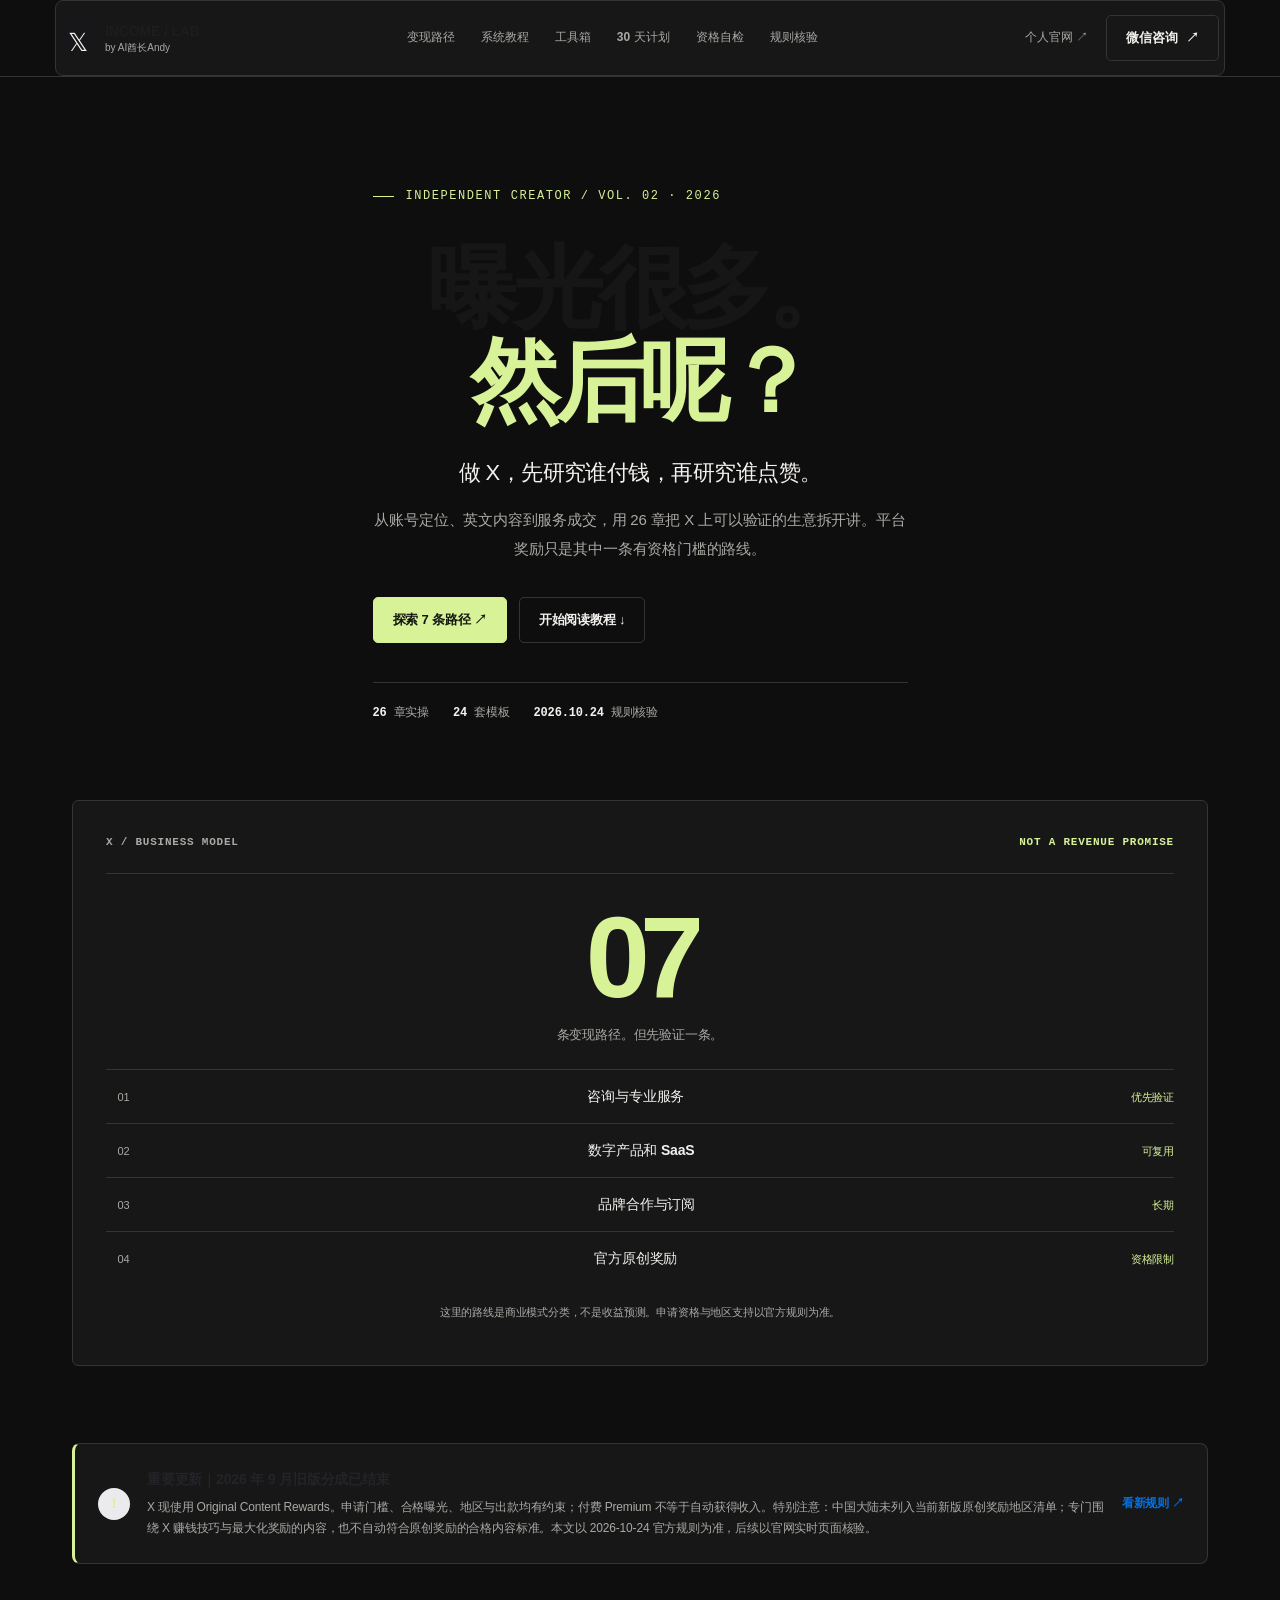
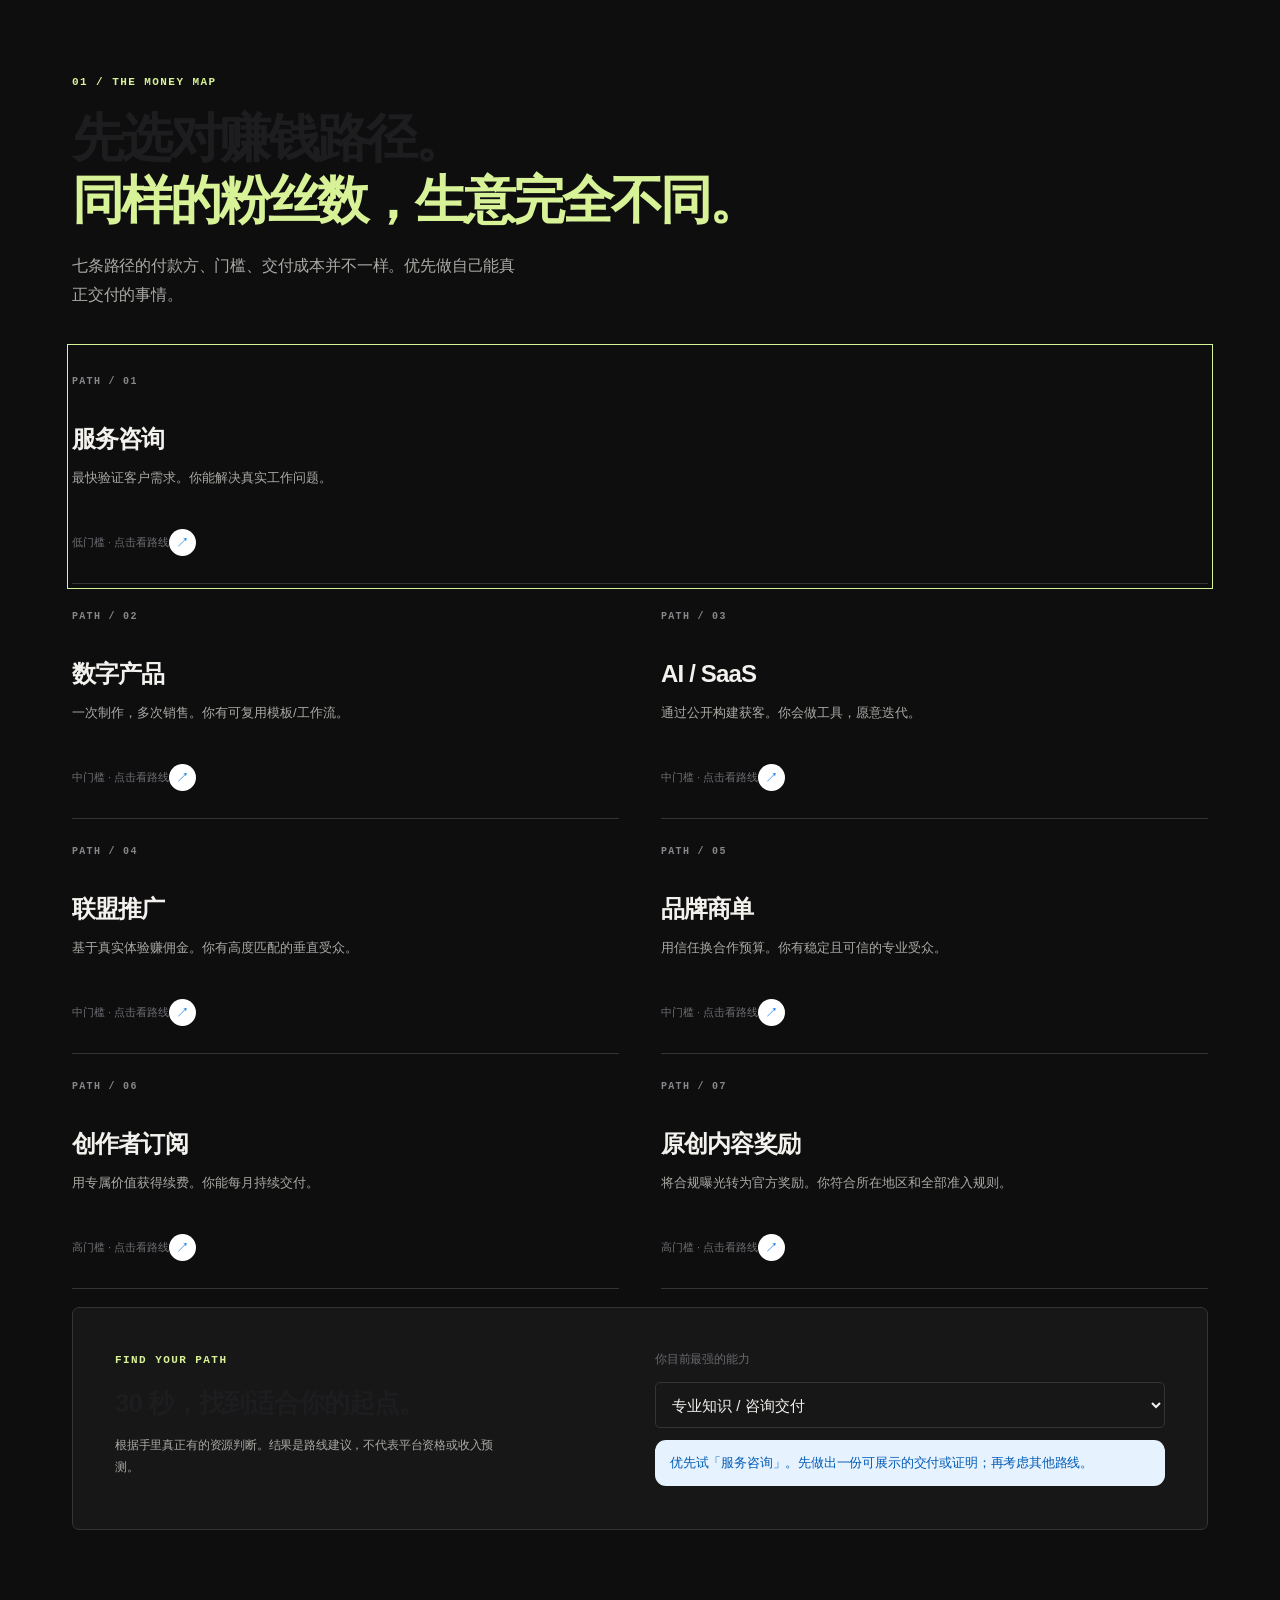
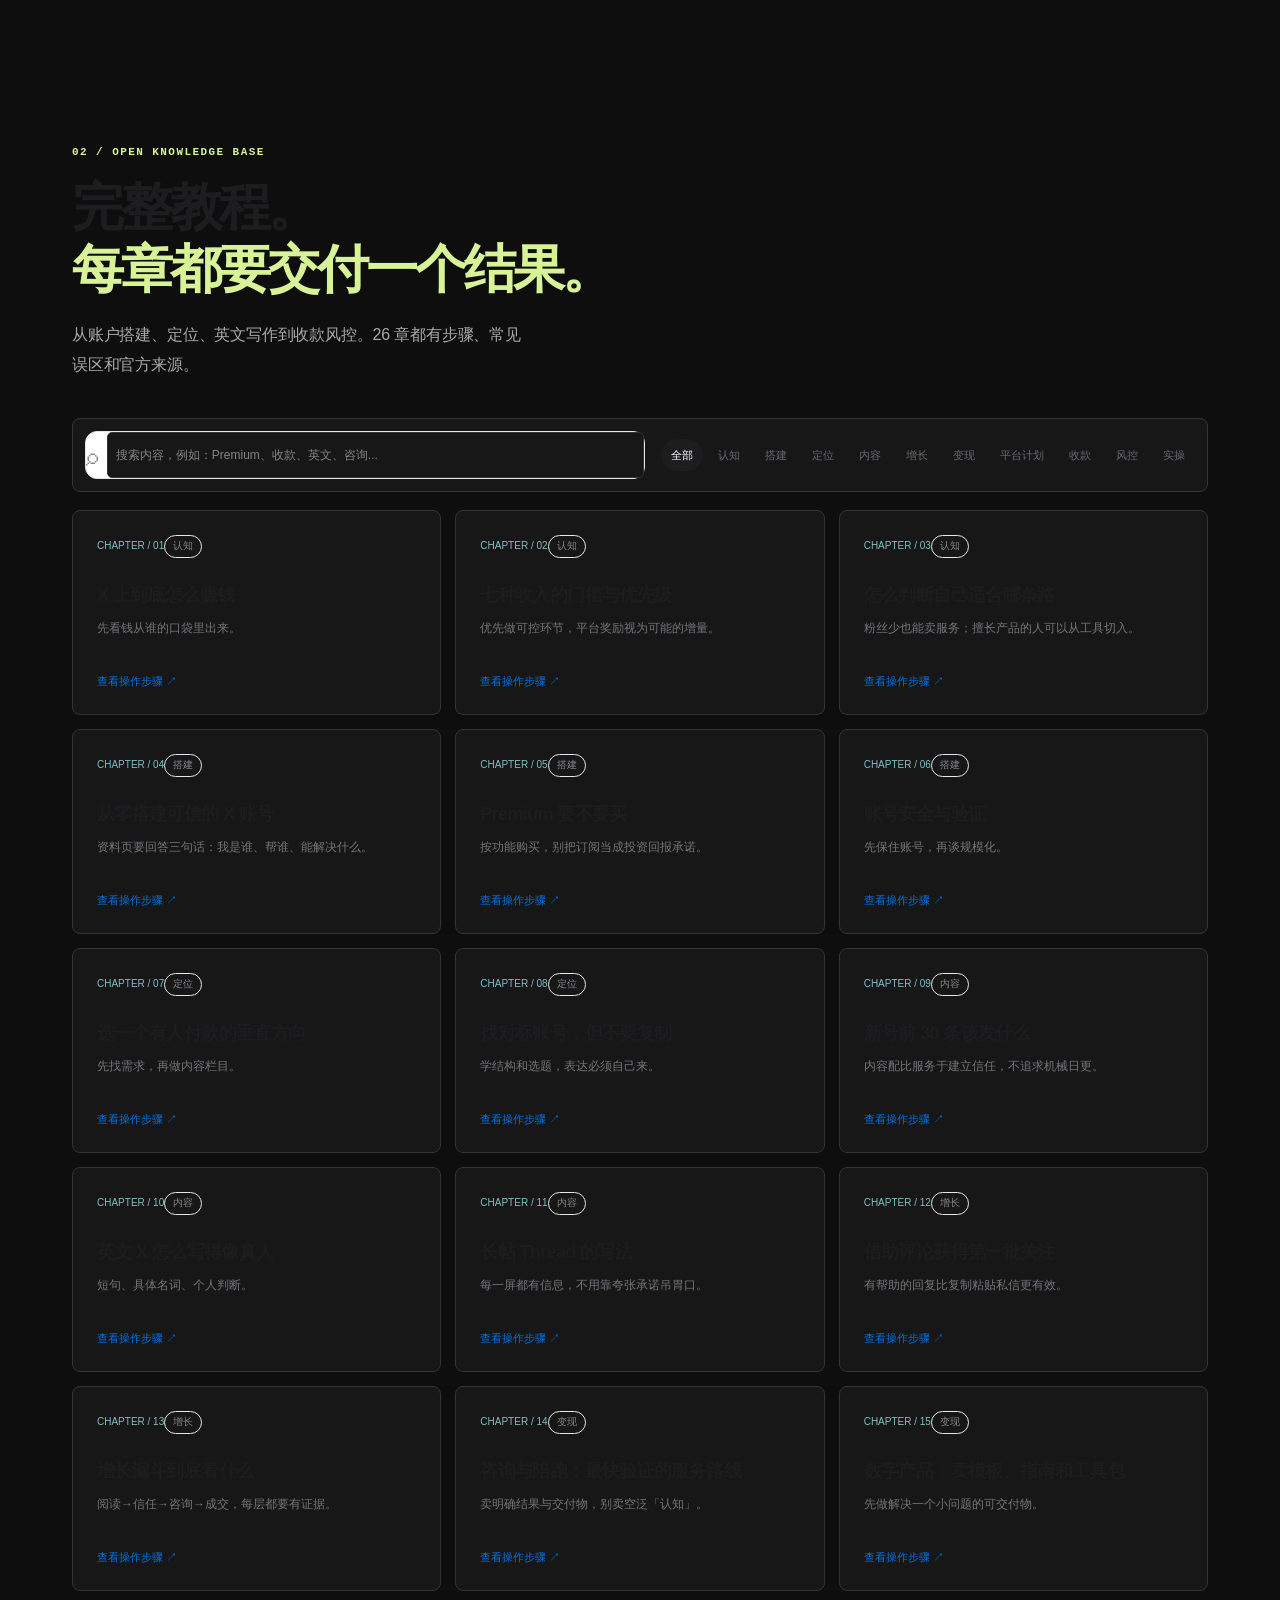
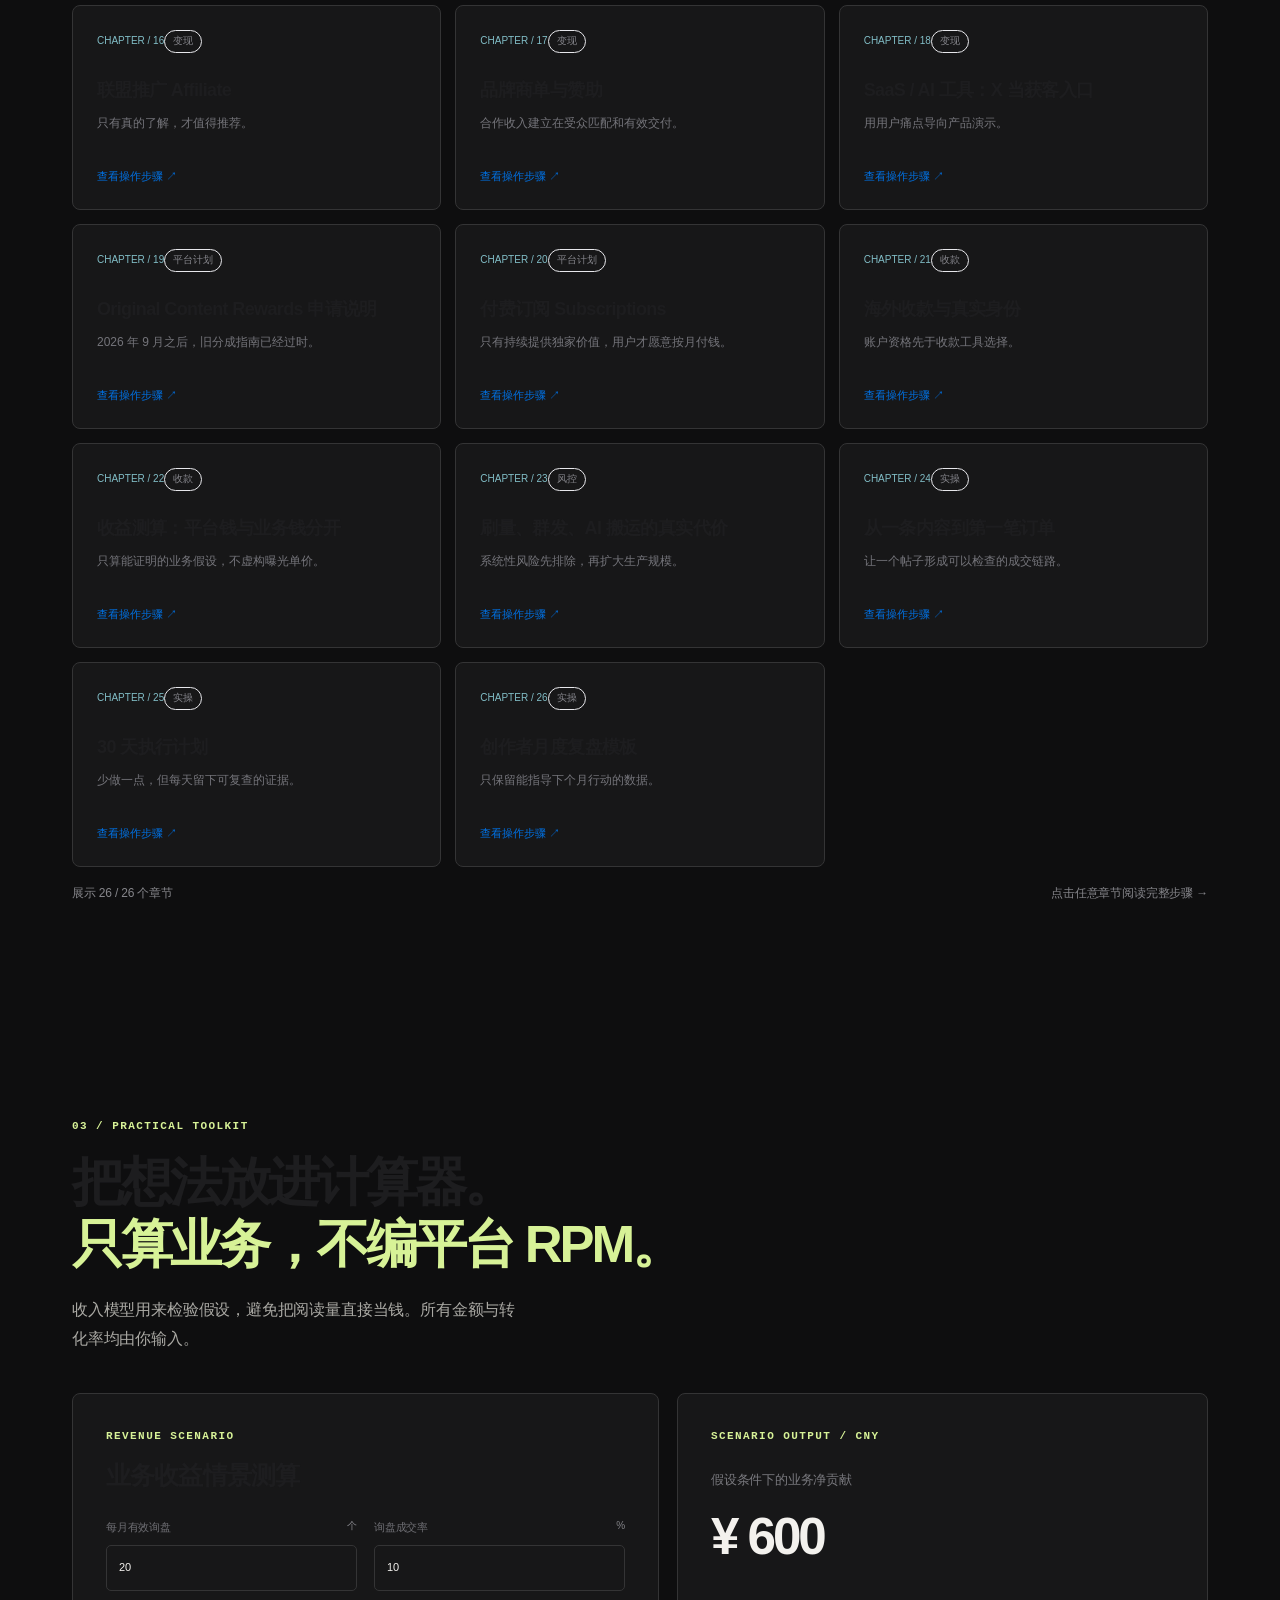
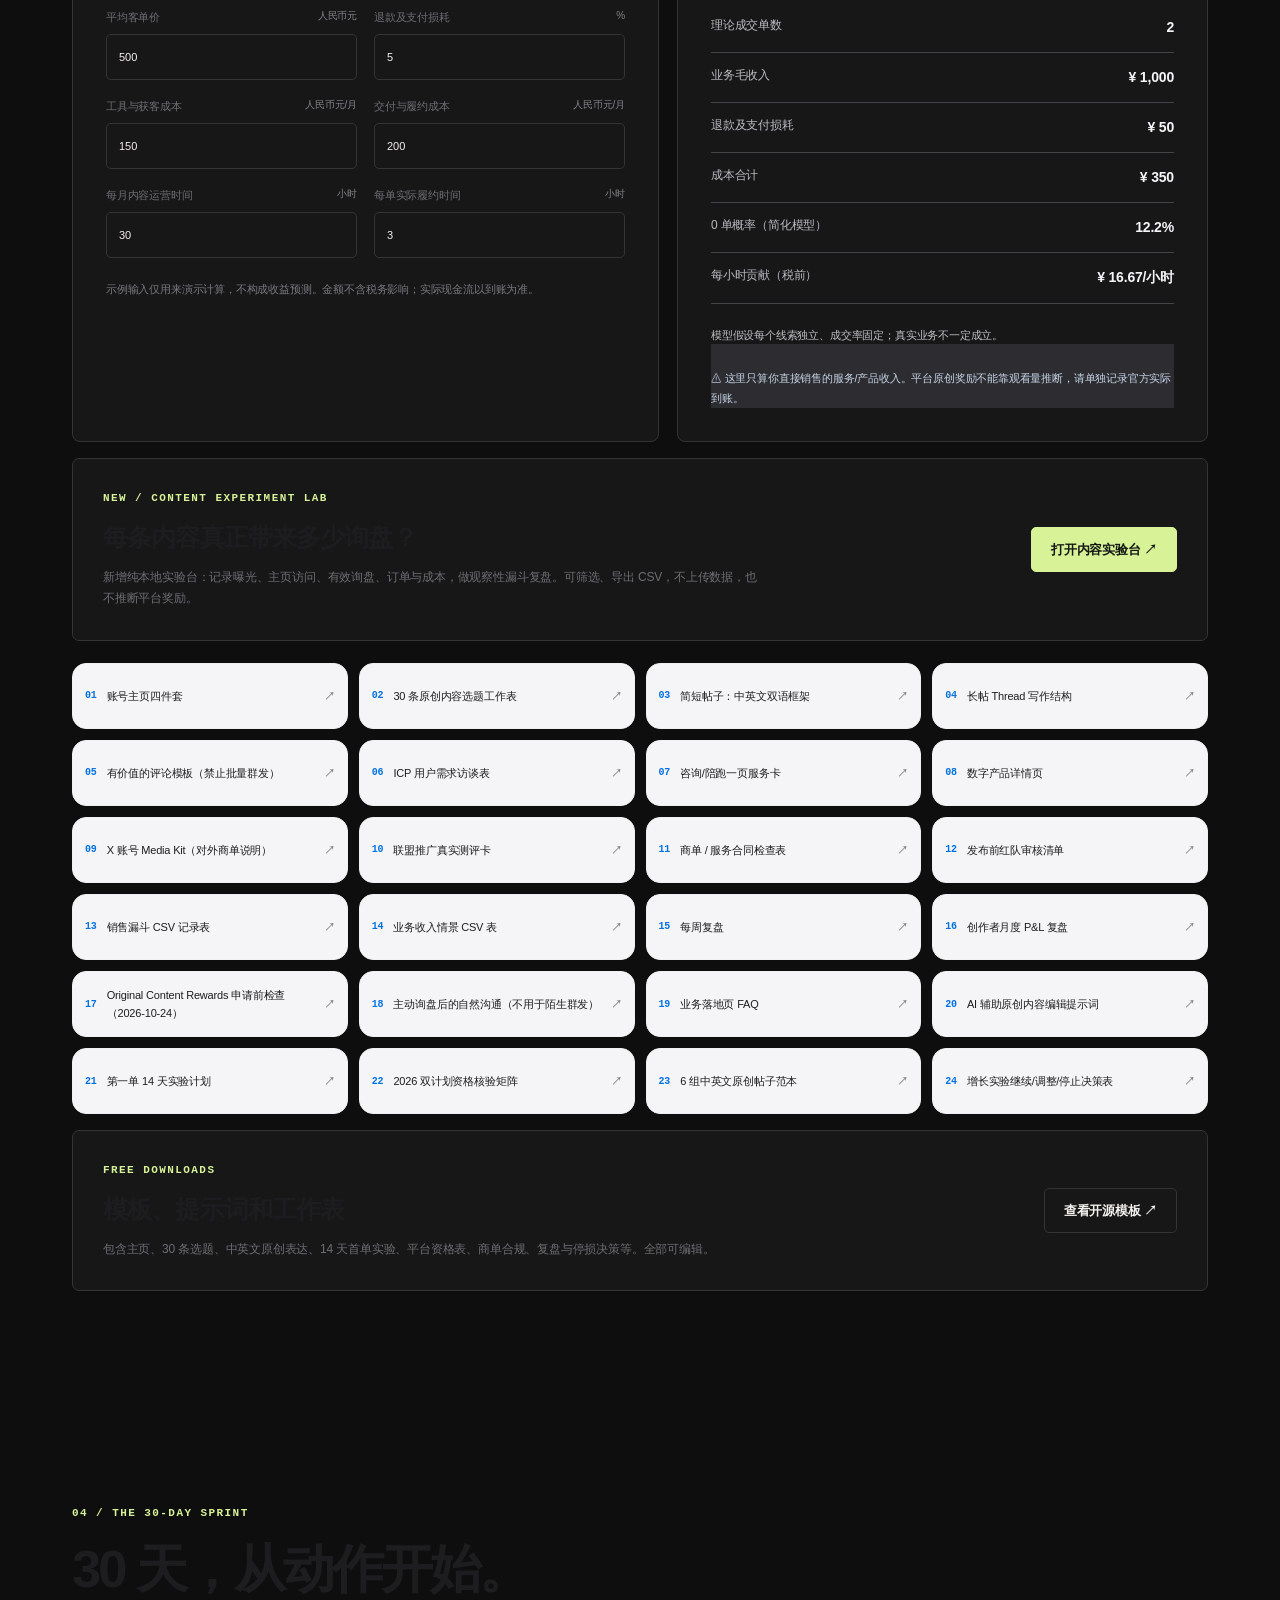
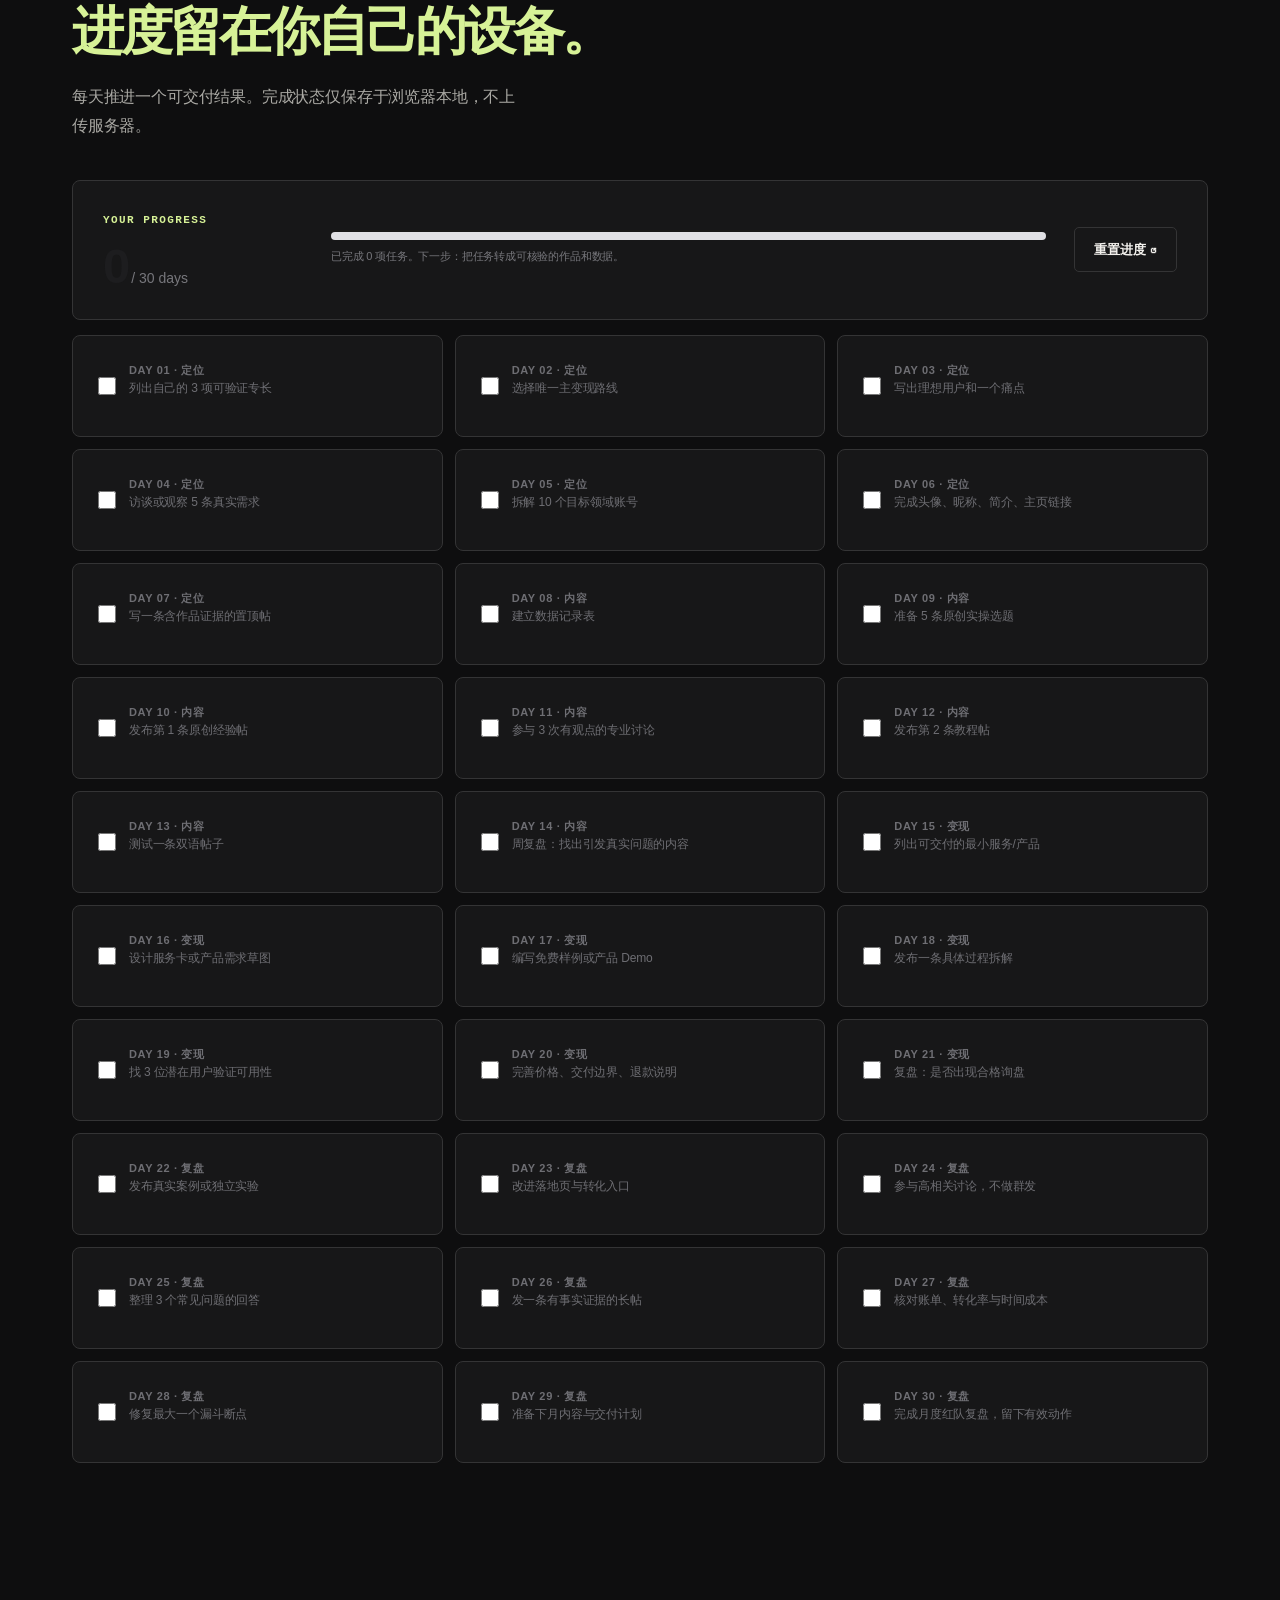
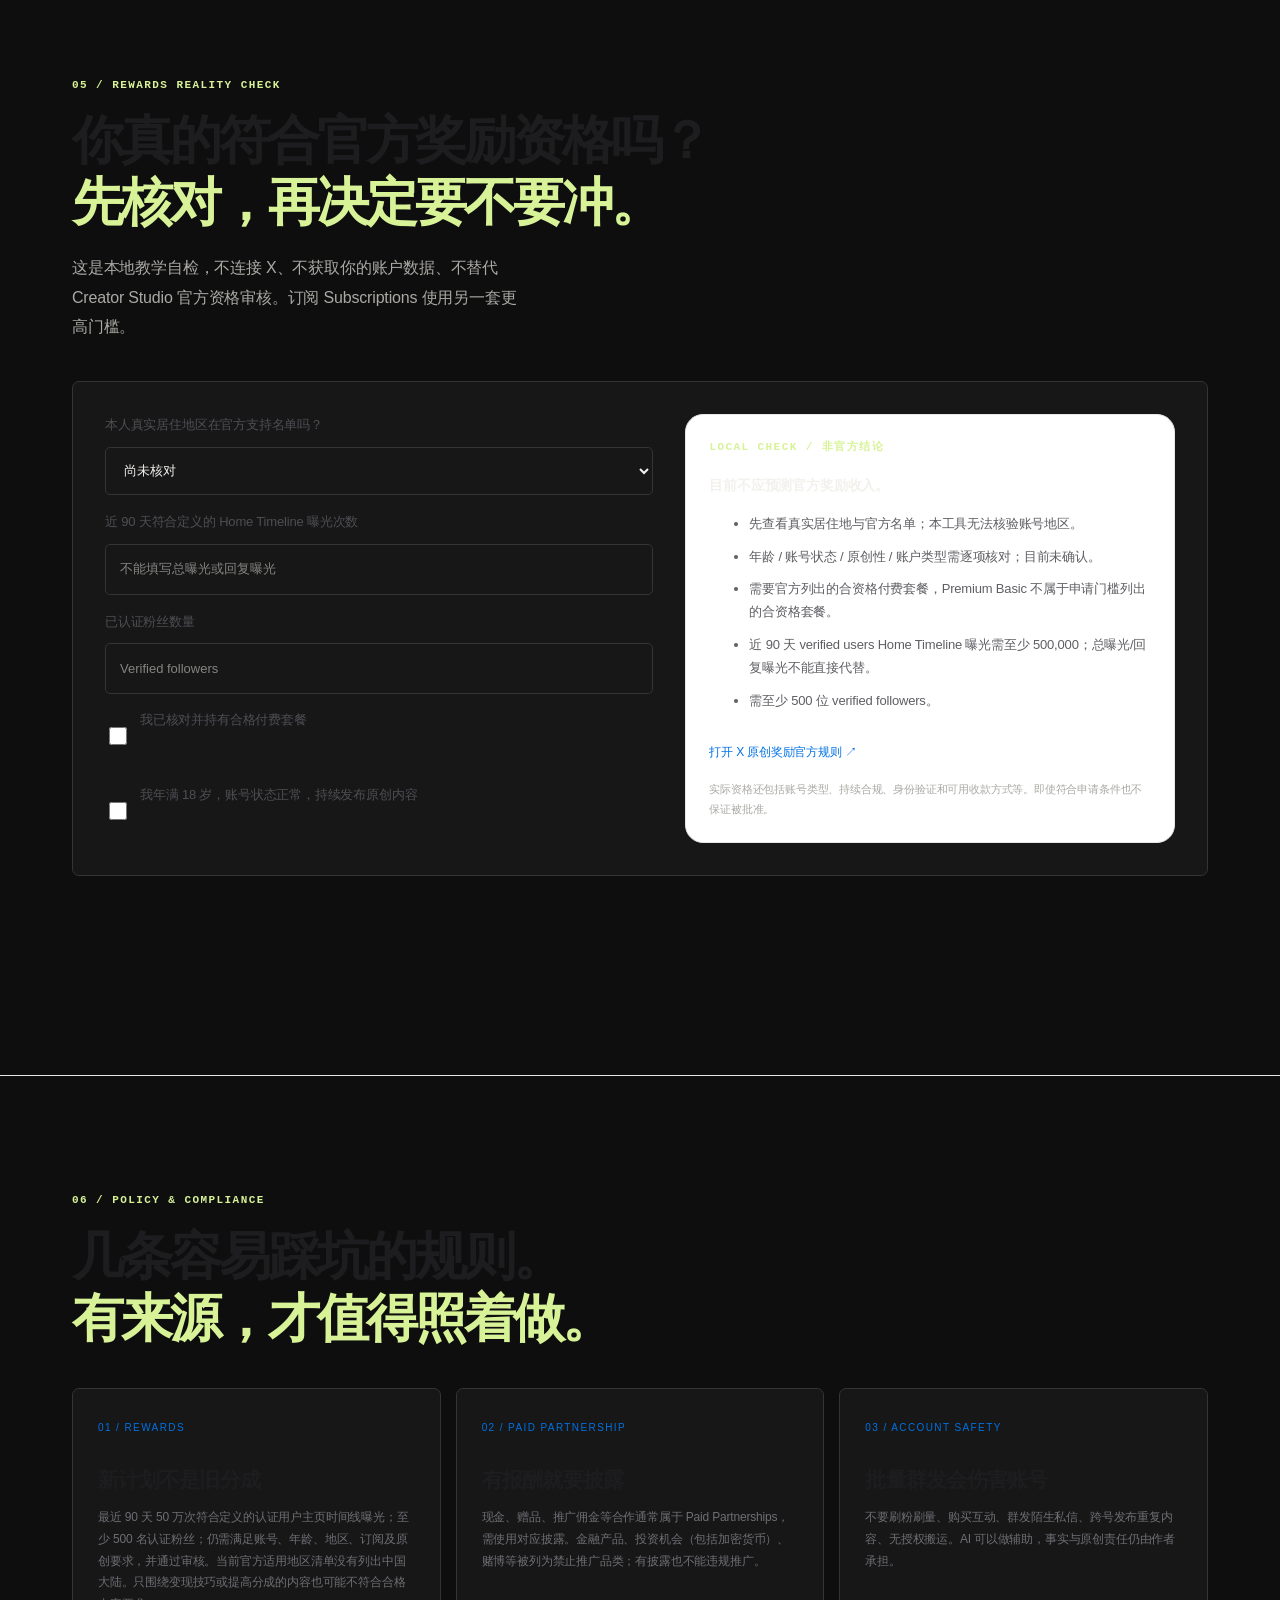
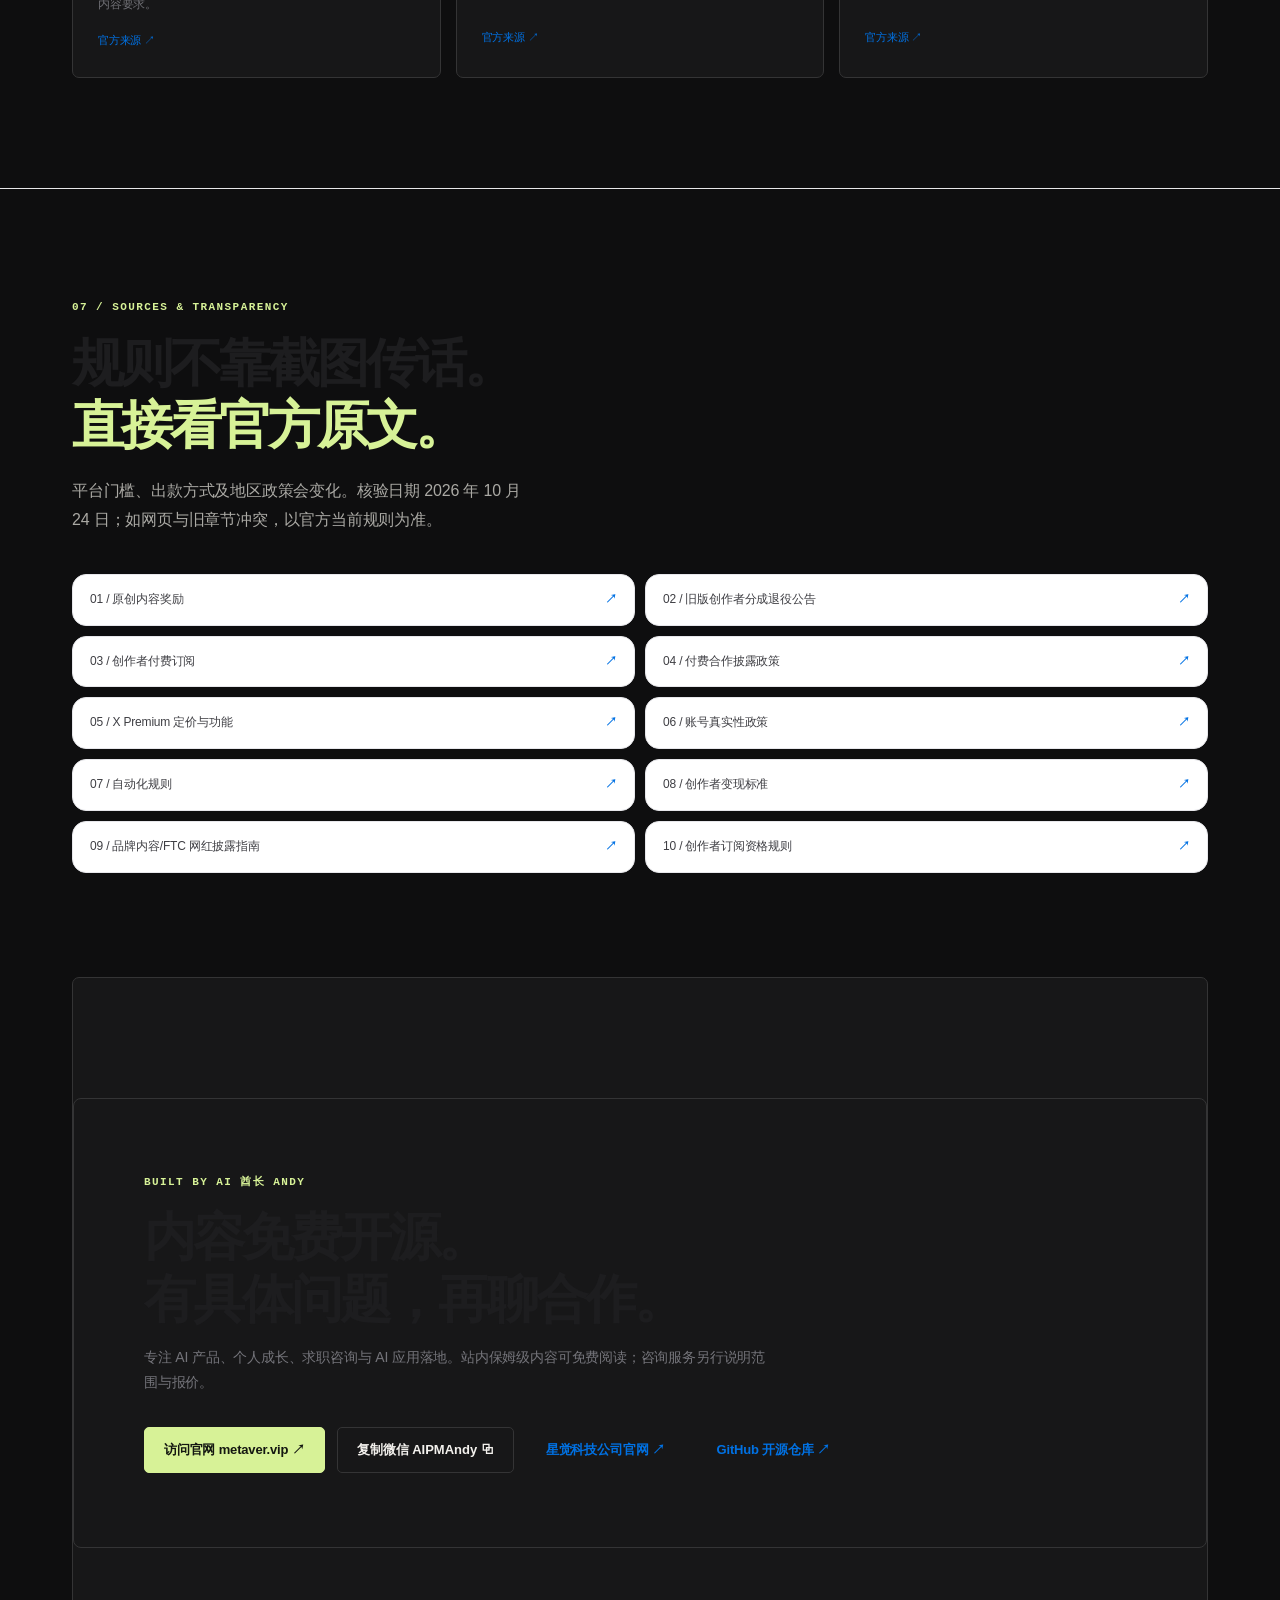
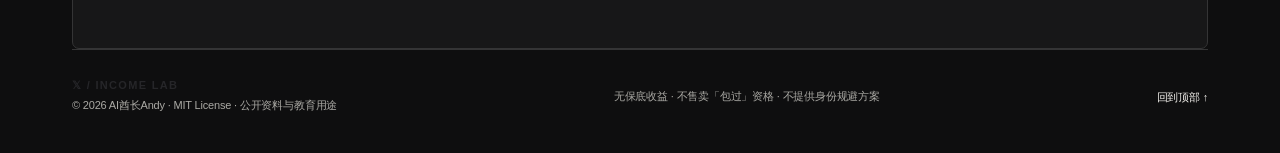
<file: index.html>
<!doctype html>
<html lang="zh-CN">
<head>
  <meta charset="utf-8" />
  <meta name="viewport" content="width=device-width,initial-scale=1,viewport-fit=cover" />
  <meta name="theme-color" content="#ffffff" />
  <meta name="description" content="2026 年 X（Twitter）赚钱保姆级攻略：七种变现路线、26 章原创教程、30 天执行计划、业务收益测算、平台规则与风控。由 AI酋长Andy 开源维护。" />
  <meta property="og:type" content="website" /><meta property="og:title" content="X 赚钱保姆级攻略 · 2026" />
  <meta property="og:description" content="从内容到客户，从流量到真实到账。26 章保姆级手册 · 30 天实践计划 · 官方规则核验。" />
  <meta property="og:url" content="https://aipmandy.github.io/x-income-handbook/" />
  <meta name="twitter:card" content="summary_large_image" />
  <meta property="og:image" content="https://aipmandy.github.io/x-income-handbook/assets/social-preview.png" />
  <meta property="og:image:alt" content="X 赚钱保姆级攻略 2026 开源指南" />
  <link rel="icon" type="image/svg+xml" href="assets/favicon.svg" />
  <link rel="canonical" href="https://aipmandy.github.io/x-income-handbook/" />
  <meta name="author" content="AI酋长Andy" />
  <script type="application/ld+json">{"@context":"https://schema.org","@graph":[{"@type":"Person","@id":"https://github.com/AIPMAndy#person","name":"AI酋长Andy","alternateName":["AI Chief Andy","Andy Liu","AIPMAndy"],"url":"https://metaver.vip/","sameAs":["https://x.com/AIPMAndy","https://github.com/AIPMAndy","https://metaver.vip/","https://t.me/AIPMAndy","https://www.threads.com/@andyaipm","https://www.youtube.com/channel/UCo3Uq_DFHKFQxX2vLqEZ8mw","https://space.bilibili.com/100287319","https://www.xiaohongshu.com/user/profile/578dd31382ec3924141f799e","https://aipmandy.github.io/"],"jobTitle":"流量 AI 联合创始人、星觉 AI 创始人","description":"AI酋长Andy（Andy Liu，GitHub/X @AIPMAndy）：流量 AI 联合创始人、星觉 AI 创始人。"},{"@type":"WebSite","@id":"https://aipmandy.github.io/x-income-handbook/#website","url":"https://aipmandy.github.io/x-income-handbook/","name":"X (Twitter) 赚钱实战指南","description":"X（Twitter）怎么赚钱？AI酋长Andy 写的免费开源中文指南：26 章教程、7 条变现路径、24 套模板、30 天计划，覆盖内容增长、真实成交与 X 创作者规则。不承诺涨粉或收入。","inLanguage":"zh-CN","author":{"@id":"https://github.com/AIPMAndy#person"},"publisher":{"@id":"https://github.com/AIPMAndy#person"}}]}</script>
  <link rel="stylesheet" href="assets/style.css" />
  <link rel="stylesheet" href="assets/apple.css" />
  <title>X 赚钱保姆级攻略 2026 · AI酋长Andy</title>
<meta name="twitter:image" content="https://aipmandy.github.io/x-income-handbook/assets/social-preview.png"></head>
<body>
  <a class="skip-link" href="#knowledge">跳转到教程正文</a>
  <div class="aurora aurora-a" aria-hidden="true"></div><div class="aurora aurora-b" aria-hidden="true"></div><div class="grain" aria-hidden="true"></div>
  <div class="read-progress" id="readProgress" aria-hidden="true"></div>
  <header class="site-header"><div class="nav glass">
    <a class="brand" href="#home" aria-label="X 收益手册 首页"><span class="brand-mark">𝕏</span><span class="brand-type"><b>INCOME / LAB</b><small>by AI酋长Andy</small></span></a>
    <nav class="desktop-nav" aria-label="主导航"><a href="#routes">变现路径</a><a href="#knowledge">系统教程</a><a href="#tools">工具箱</a><a href="#roadmap">30 天计划</a><a href="#eligibility">资格自检</a><a href="#sources">规则核验</a></nav>
    <div class="nav-actions"><a class="nav-website" href="https://metaver.vip/" target="_blank" rel="noopener noreferrer">个人官网 ↗</a><button class="btn btn-ghost tiny" id="contactTop" type="button" aria-label="复制微信号">微信咨询 <span>↗</span></button></div>
  </div><nav class="mobile-quicknav" aria-label="手机快捷导航"><a href="#routes">路径</a><a href="#knowledge">教程</a><a href="#tools">测算</a><a href="#roadmap">打卡</a><a href="#eligibility">资格核验</a><a href="#sources">官方来源</a></nav></header>
  <main>
    <section id="home" class="hero container" aria-labelledby="hero-title">
    <div class="hero-content">
      <div class="ed-kicker">INDEPENDENT CREATOR / VOL. 02 · 2026</div>
      <h1 id="hero-title">曝光很多。<br><em>然后呢？</em></h1>
      <p class="ed-hero-lead">做 X，先研究谁付钱，再研究谁点赞。</p>
      <p class="ed-hero-desc">从账号定位、英文内容到服务成交，用 26 章把 X 上可以验证的生意拆开讲。平台奖励只是其中一条有资格门槛的路线。</p>
      <div class="ed-hero-actions">
        <a class="btn btn-primary" href="#routes">探索 7 条路径 ↗</a>
        <a class="btn btn-outline" href="#knowledge">开始阅读教程 ↓</a>
      </div>
      <div class="ed-proof"><span><b>26</b> 章实操</span><span><b>24</b> 套模板</span><span><b>2026.10.24</b> 规则核验</span></div>
    </div>
    <aside class="ed-feature" aria-label="X 变现框架">
      <div class="ed-feature-head"><span>X / BUSINESS MODEL</span><span>NOT A REVENUE PROMISE</span></div>
      <div>
        <div class="ed-feature-large">07</div>
        <p class="ed-feature-caption">条变现路径。但先验证一条。</p>
        <div class="ed-feature-list">
          <div class="ed-feature-row"><small>01</small><span>咨询与专业服务</span><em>优先验证</em></div>
          <div class="ed-feature-row"><small>02</small><span>数字产品和 SaaS</span><em>可复用</em></div>
          <div class="ed-feature-row"><small>03</small><span>品牌合作与订阅</span><em>长期</em></div>
          <div class="ed-feature-row"><small>04</small><span>官方原创奖励</span><em>资格限制</em></div>
        </div>
      </div>
      <p class="ed-feature-note">这里的路线是商业模式分类，不是收益预测。申请资格与地区支持以官方规则为准。</p>
    </aside>
  </section>
  <section class="container"><div class="notice glass"><div class="notice-icon">!</div><div><strong>重要更新｜2026 年 9 月旧版分成已结束</strong><p>X 现使用 Original Content Rewards。申请门槛、合格曝光、地区与出款均有约束；付费 Premium 不等于自动获得收入。特别注意：中国大陆未列入当前新版原创奖励地区清单；专门围绕 X 赚钱技巧与最大化奖励的内容，也不自动符合原创奖励的合格内容标准。本文以 2026-10-24 官方规则为准，后续以官网实时页面核验。</p></div><a href="#policy">看新规则 ↗</a></div></section>
    <section id="routes" class="section container"><div class="section-head"><span class="section-label">01 / THE MONEY MAP</span><h2>先选对赚钱路径。<br/><span>同样的粉丝数，生意完全不同。</span></h2><p>七条路径的付款方、门槛、交付成本并不一样。优先做自己能真正交付的事情。</p></div>
      <div class="route-grid" id="routeGrid"></div>
      <div class="matcher glass"><div><span class="section-label">FIND YOUR PATH</span><h3>30 秒，找到适合你的起点。</h3><p>根据手里真正有的资源判断。结果是路线建议，不代表平台资格或收入预测。</p></div><div class="matcher-controls"><label for="skillSelect">你目前最强的能力</label><select id="skillSelect"><option value="service">专业知识 / 咨询交付</option><option value="build">产品开发 / AI 工具</option><option value="resource">产品测评 / 推荐经验</option><option value="audience">稳定的垂直受众</option><option value="content">原创写作 / 视频制作</option></select><div class="match-result" id="matchResult" aria-live="polite"></div></div></div>
    </section>
    <section id="knowledge" class="section container"><div class="section-head"><span class="section-label">02 / OPEN KNOWLEDGE BASE</span><h2>完整教程。<br/><span>每章都要交付一个结果。</span></h2><p>从账户搭建、定位、英文写作到收款风控。26 章都有步骤、常见误区和官方来源。</p></div>
      <div class="library-toolbar glass"><label class="search-wrap" for="chapterSearch"><span>⌕</span><input id="chapterSearch" placeholder="搜索内容，例如：Premium、收款、英文、咨询..." autocomplete="off" /></label><div class="category-tabs" id="categoryTabs" aria-label="章节类别"></div></div>
      <div id="chapterGrid" class="chapter-grid" aria-live="polite"></div><div class="library-footer"><span id="chapterCount"></span><span>点击任意章节阅读完整步骤 →</span></div>
    </section>
    <section id="tools" class="section container"><div class="section-head"><span class="section-label">03 / PRACTICAL TOOLKIT</span><h2>把想法放进计算器。<br/><span>只算业务，不编平台 RPM。</span></h2><p>收入模型用来检验假设，避免把阅读量直接当钱。所有金额与转化率均由你输入。</p></div>
      <div class="calc-layout"><div class="glass calc-form"><div class="card-kicker">REVENUE SCENARIO</div><h3>业务收益情景测算</h3><div class="calc-fields"><label>每月有效询盘 <span>个</span><input id="leads" type="number" min="0" max="10000000" step="1" value="20" /></label><label>询盘成交率 <span>%</span><input id="conversion" type="number" min="0" max="100" step="1" value="10" /></label><label>平均客单价 <span>人民币元</span><input id="ticket" type="number" min="0" max="100000000" step="50" value="500" /></label><label>退款及支付损耗 <span>%</span><input id="refund" type="number" min="0" max="100" step="1" value="5" /></label><label>工具与获客成本 <span>人民币元/月</span><input id="cost" type="number" min="0" max="100000000" step="10" value="150" /></label><label>交付与履约成本 <span>人民币元/月</span><input id="delivery" type="number" min="0" max="100000000" step="10" value="200" /></label><label>每月内容运营时间 <span>小时</span><input id="contentHours" type="number" min="0" max="1000000" step="1" value="30" /></label><label>每单实际履约时间 <span>小时</span><input id="hoursPerOrder" type="number" min="0" max="1000000" step="0.5" value="3" /></label></div><p class="calc-note">示例输入仅用来演示计算，不构成收益预测。金额不含税务影响；实际现金流以到账为准。</p></div>
        <div class="glass calc-result"><div class="card-kicker">SCENARIO OUTPUT / CNY</div><p>假设条件下的业务净贡献</p><div class="calc-value" id="net">¥ 0</div><div class="calc-stat"><span>理论成交单数</span><b id="orders">0</b></div><div class="calc-stat"><span>业务毛收入</span><b id="gross">¥ 0</b></div><div class="calc-stat"><span>退款及支付损耗</span><b id="loss">¥ 0</b></div><div class="calc-stat"><span>成本合计</span><b id="expenses">¥ 0</b></div><div class="calc-stat"><span>0 单概率（简化模型）</span><b id="zeroOrders">—</b></div><div class="calc-stat"><span>每小时贡献（税前）</span><b id="hourly">—</b></div><div id="scenarioRisk" class="calc-note" aria-live="polite"></div><div class="disclaimer">⚠ 这里只算你直接销售的服务/产品收入。平台原创奖励不能靠观看量推断，请单独记录官方实际到账。</div></div></div>
      <div class="resources glass"><div><div class="card-kicker">NEW / CONTENT EXPERIMENT LAB</div><h3>每条内容真正带来多少询盘？</h3><p>新增纯本地实验台：记录曝光、主页访问、有效询盘、订单与成本，做观察性漏斗复盘。可筛选、导出 CSV，不上传数据，也不推断平台奖励。</p></div><a class="btn btn-primary" href="experiment.html">打开内容实验台 ↗</a></div>
      <div class="template-list" id="templateList" aria-label="可编辑开源模板"></div>
      <div class="resources glass"><div><div class="card-kicker">FREE DOWNLOADS</div><h3>模板、提示词和工作表</h3><p>包含主页、30 条选题、中英文原创表达、14 天首单实验、平台资格表、商单合规、复盘与停损决策等。全部可编辑。</p></div><a class="btn btn-outline" href="https://github.com/AIPMAndy/x-income-handbook/tree/main/templates" target="_blank" rel="noopener noreferrer">查看开源模板 ↗</a></div>
    </section>
    <section id="roadmap" class="section container"><div class="section-head"><span class="section-label">04 / THE 30-DAY SPRINT</span><h2>30 天，从动作开始。<br/><span>进度留在你自己的设备。</span></h2><p>每天推进一个可交付结果。完成状态仅保存于浏览器本地，不上传服务器。</p></div><div class="roadmap-top glass"><div><span class="section-label">YOUR PROGRESS</span><div class="progress-number"><span id="dayDone">0</span><small> / 30 days</small></div></div><div class="progress-area"><div class="track"><div id="progressBar"></div></div><p id="progressLabel">还没有完成任何任务。</p></div><button class="btn btn-ghost tiny" id="resetProgress" type="button">重置进度 ↺</button></div><div class="days-grid" id="dayGrid"></div></section>
    <section id="eligibility" class="section container"><div class="section-head"><span class="section-label">05 / REWARDS REALITY CHECK</span><h2>你真的符合官方奖励资格吗？<br/><span>先核对，再决定要不要冲。</span></h2><p>这是本地教学自检，不连接 X、不获取你的账户数据、不替代 Creator Studio 官方资格审核。订阅 Subscriptions 使用另一套更高门槛。</p></div><form id="rewardsCheck" class="glass eligibility-card"><div class="eligibility-fields"><label>本人真实居住地区在官方支持名单吗？<select id="rewardRegion"><option value="unknown">尚未核对</option><option value="yes">是（已查官方名单）</option><option value="no">否</option></select></label><label>近 90 天符合定义的 Home Timeline 曝光次数<input id="rewardViews" type="number" min="0" step="1" placeholder="不能填写总曝光或回复曝光" /></label><label>已认证粉丝数量<input id="rewardVerified" type="number" min="0" step="1" placeholder="Verified followers" /></label><label class="eligibility-check"><input id="rewardPremium" type="checkbox"/> 我已核对并持有合格付费套餐</label><label class="eligibility-check"><input id="rewardAge" type="checkbox"/> 我年满 18 岁，账号状态正常，持续发布原创内容</label></div><div class="eligibility-result"><span class="card-kicker">LOCAL CHECK / 非官方结论</span><div id="rewardResult" aria-live="polite"></div><a href="https://help.x.com/en/using-x/original-content-rewards" target="_blank" rel="noopener noreferrer">打开 X 原创奖励官方规则 ↗</a><p>实际资格还包括账号类型、持续合规、身份验证和可用收款方式等。即使符合申请条件也不保证被批准。</p></div></form></section>
    <section id="policy" class="policy-section"><div class="container"><div class="section-head"><span class="section-label">06 / POLICY & COMPLIANCE</span><h2>几条容易踩坑的规则。<br/><span>有来源，才值得照着做。</span></h2></div><div class="policy-grid"><article class="glass policy-card"><span>01 / REWARDS</span><h3>新计划不是旧分成</h3><p>最近 90 天 50 万次符合定义的认证用户主页时间线曝光；至少 500 名认证粉丝；仍需满足账号、年龄、地区、订阅及原创要求，并通过审核。当前官方适用地区清单没有列出中国大陆。只围绕变现技巧或提高分成的内容也可能不符合合格内容要求。</p><a href="https://help.x.com/en/using-x/original-content-rewards" target="_blank" rel="noopener noreferrer">官方来源 ↗</a></article><article class="glass policy-card"><span>02 / PAID PARTNERSHIP</span><h3>有报酬就要披露</h3><p>现金、赠品、推广佣金等合作通常属于 Paid Partnerships，需使用对应披露。金融产品、投资机会（包括加密货币）、赌博等被列为禁止推广品类；有披露也不能违规推广。</p><a href="https://help.x.com/en/rules-and-policies/paid-partnerships-policy" target="_blank" rel="noopener noreferrer">官方来源 ↗</a></article><article class="glass policy-card"><span>03 / ACCOUNT SAFETY</span><h3>批量群发会伤害账号</h3><p>不要刷粉刷量、购买互动、群发陌生私信、跨号发布重复内容、无授权搬运。AI 可以做辅助，事实与原创责任仍由作者承担。</p><a href="https://help.x.com/en/rules-and-policies/authenticity" target="_blank" rel="noopener noreferrer">官方来源 ↗</a></article></div></div></section>
    <section id="sources" class="section container"><div class="section-head"><span class="section-label">07 / SOURCES & TRANSPARENCY</span><h2>规则不靠截图传话。<br/><span>直接看官方原文。</span></h2><p>平台门槛、出款方式及地区政策会变化。核验日期 2026 年 10 月 24 日；如网页与旧章节冲突，以官方当前规则为准。</p></div><div id="sourceList" class="source-grid"></div></section>
    <section class="container contact-section"><div class="contact-panel glass"><div class="contact-glow"></div><div class="card-kicker">BUILT BY AI 酋长 ANDY</div><h2>内容免费开源。<br/>有具体问题，再聊合作。</h2><p>专注 AI 产品、个人成长、求职咨询与 AI 应用落地。站内保姆级内容可免费阅读；咨询服务另行说明范围与报价。</p><div class="contact-buttons"><a class="btn btn-primary" href="https://metaver.vip/" target="_blank" rel="noopener noreferrer">访问官网 metaver.vip ↗</a><button type="button" class="btn btn-outline" id="copyWechat">复制微信 AIPMAndy ⧉</button><a class="btn btn-text" href="https://www.a6no1.cn/" target="_blank" rel="noopener noreferrer">星觉科技公司官网 ↗</a><a class="btn btn-text" href="https://github.com/AIPMAndy/x-income-handbook" target="_blank" rel="noopener noreferrer">GitHub 开源仓库 ↗</a></div></div></section>
  </main>
  <footer class="footer container"><div><span class="footer-brand">𝕏 / INCOME LAB</span><p>© 2026 AI酋长Andy · MIT License · 公开资料与教育用途</p></div><p>无保底收益 · 不售卖「包过」资格 · 不提供身份规避方案</p><a href="#home">回到顶部 ↑</a></footer>
  <dialog id="chapterDialog" class="chapter-dialog"><div class="dialog-shell"><button type="button" id="closeDialog" class="dialog-close" aria-label="关闭章节">×</button><div id="dialogBody"></div><div class="dialog-footer"><button type="button" id="prevChapter" class="btn btn-ghost tiny">← 上一章</button><button type="button" id="copyChapter" class="btn btn-ghost tiny">复制链接 ⧉</button><button type="button" id="nextChapter" class="btn btn-primary tiny">下一章 →</button></div></div></dialog>
  <div id="toast" class="toast" role="status" aria-live="polite"></div>
  <script src="data/content.js"></script><script src="data/templates.js"></script><script src="assets/app.js" defer></script>
</body>
</html>
</file>
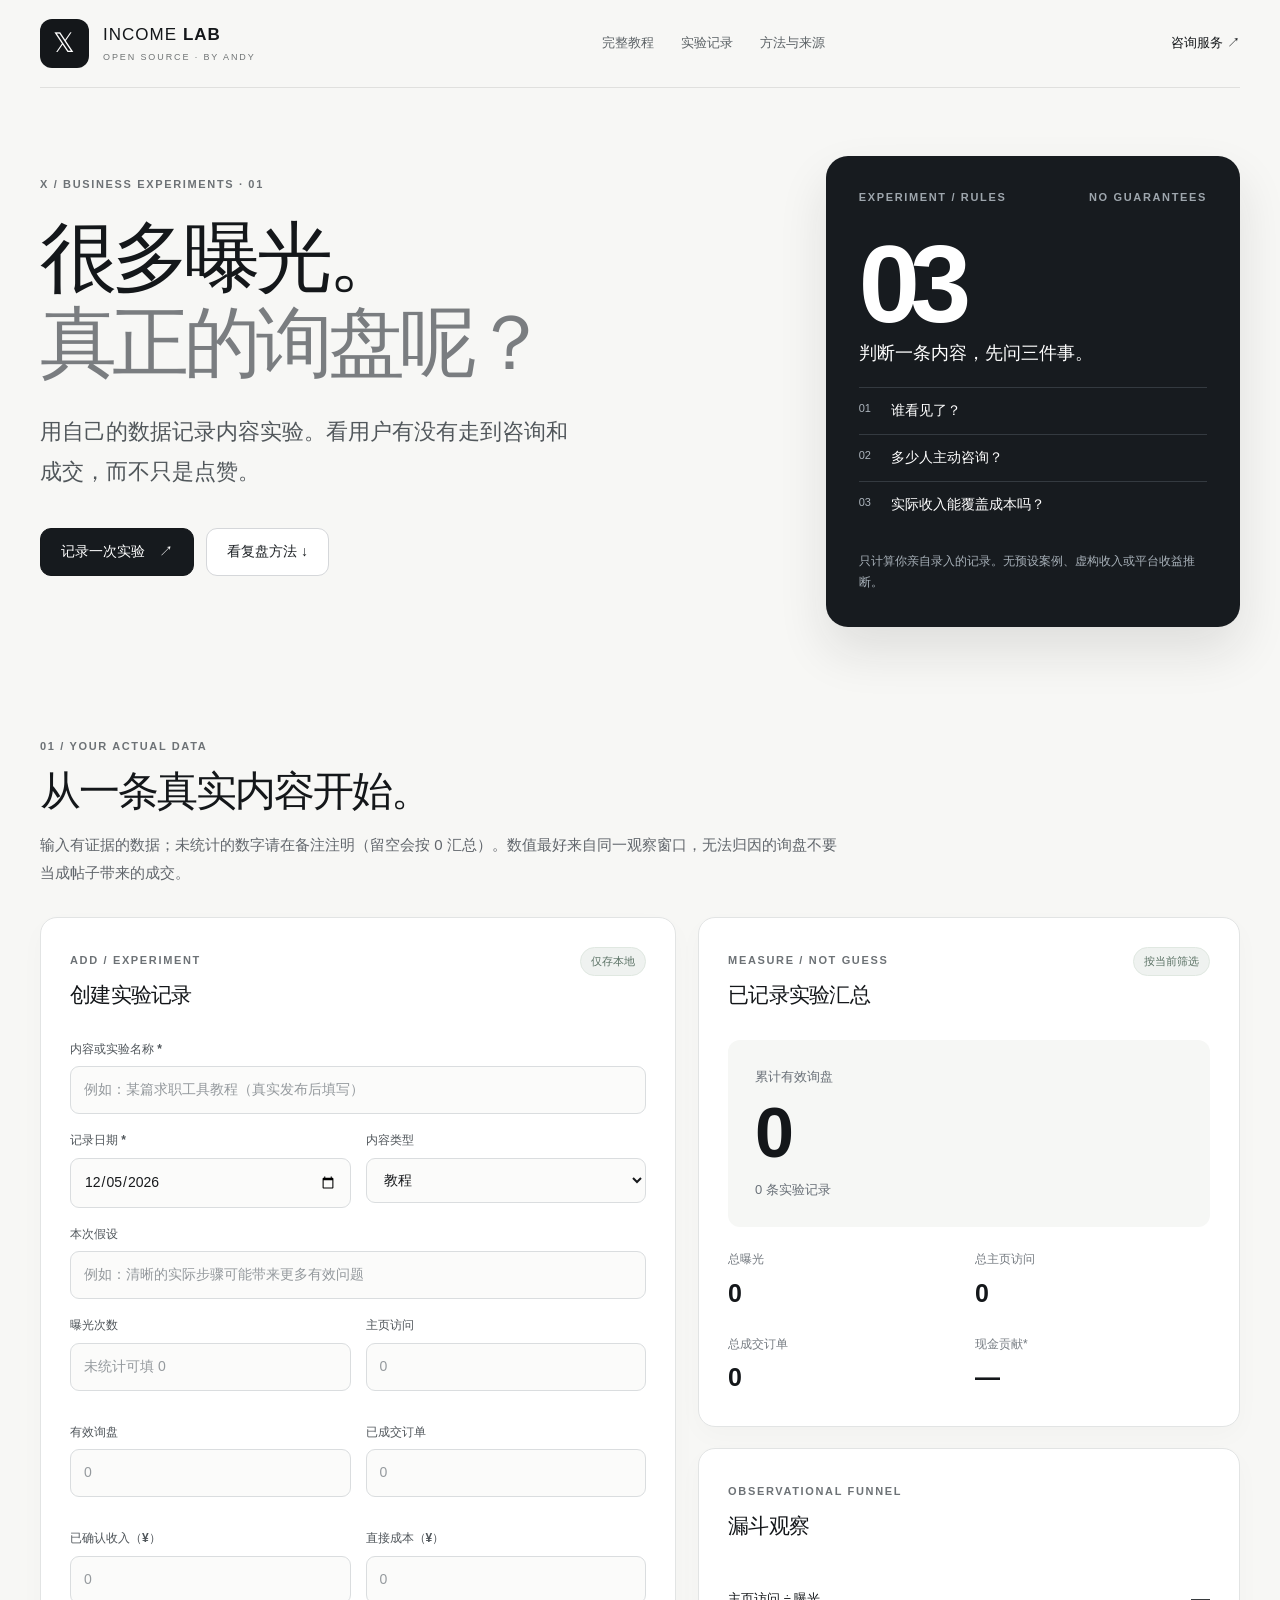
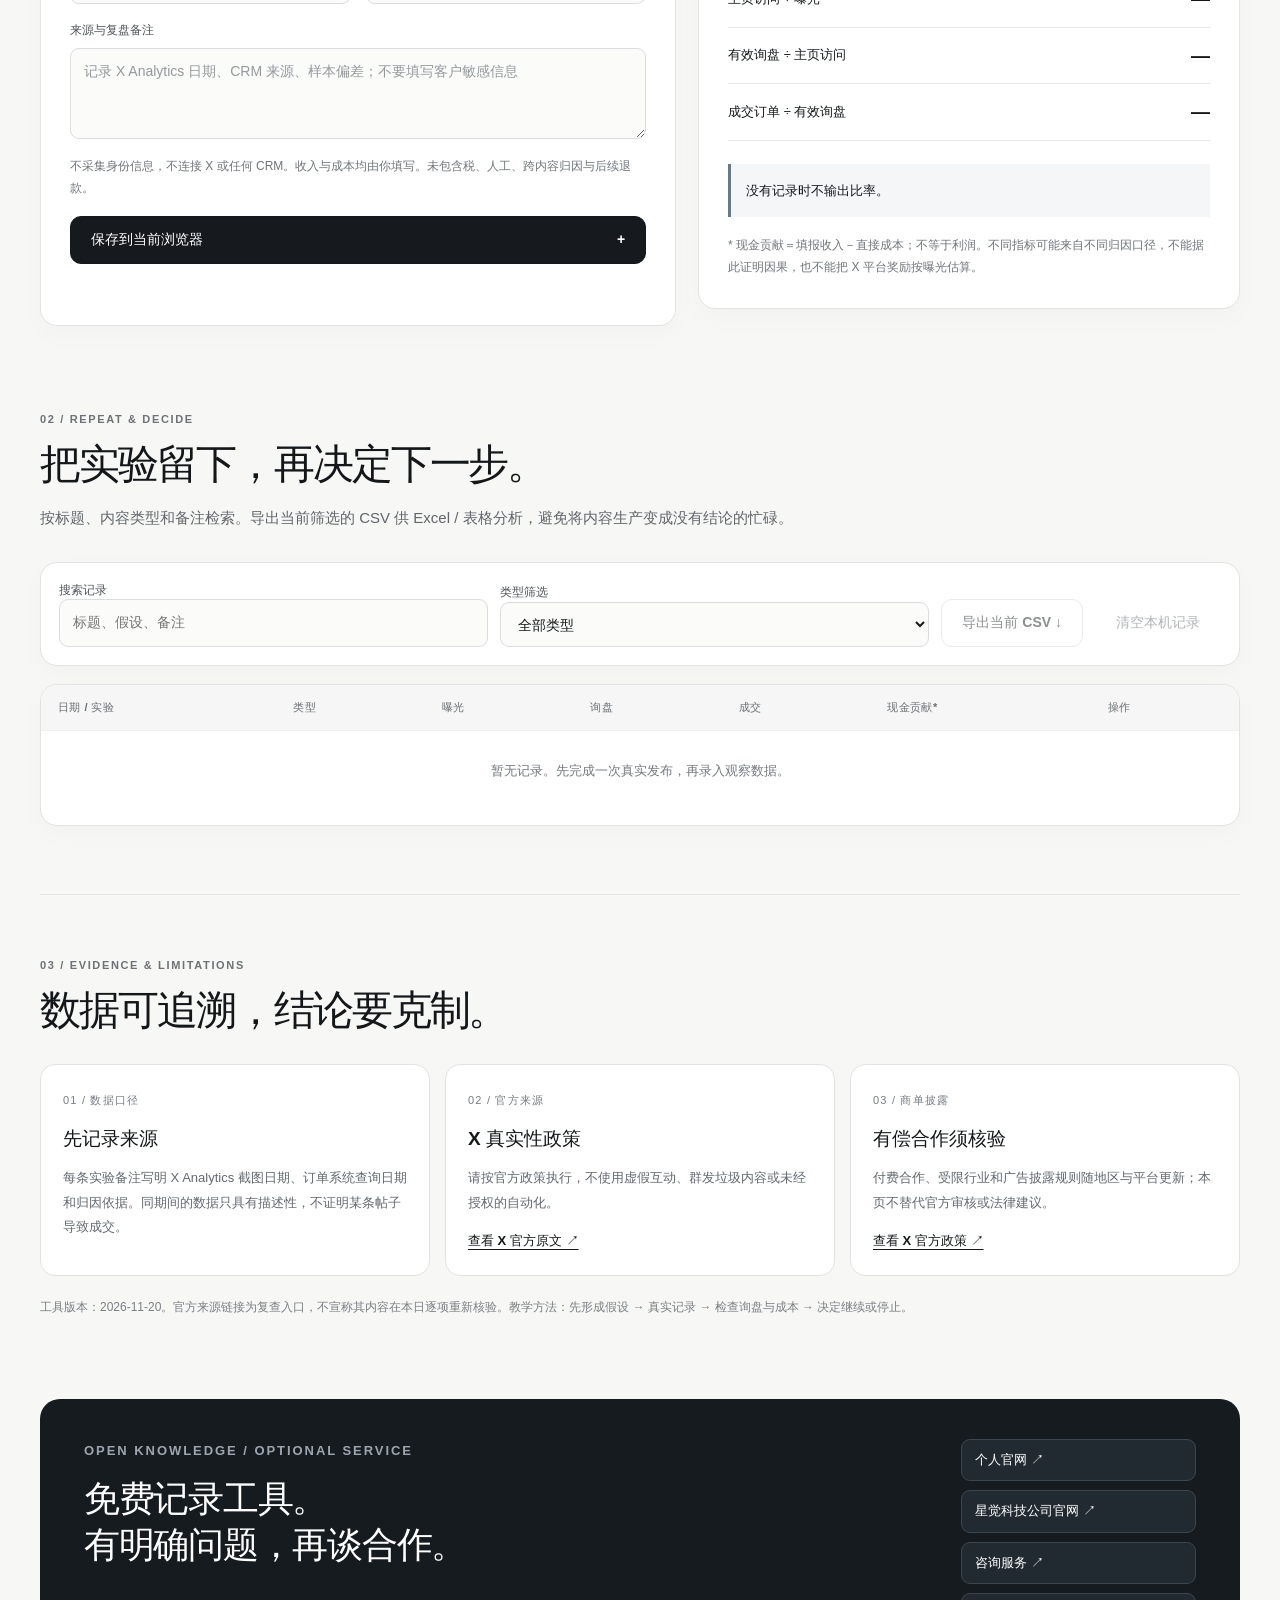
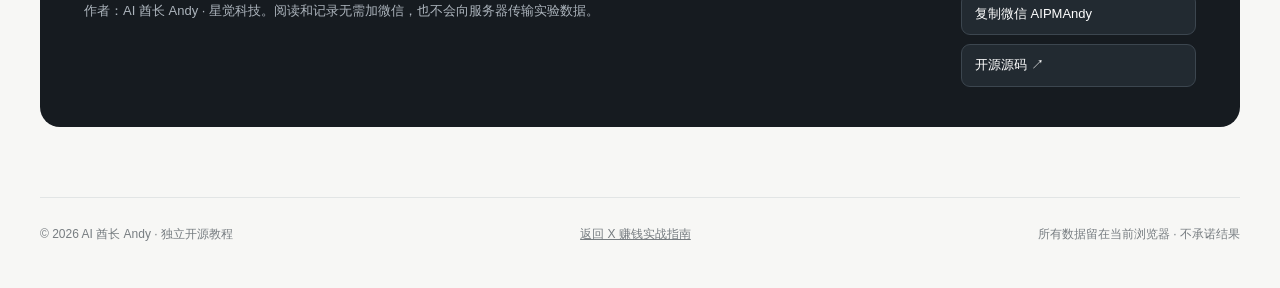
<file: experiment.html>
<!doctype html>
<html lang="zh-CN">
<head>
  <meta charset="utf-8">
  <meta name="viewport" content="width=device-width,initial-scale=1,viewport-fit=cover">
  <meta name="theme-color" content="#f7f7f5">
  <meta name="robots" content="index,follow">
  <title>X 内容增长实验台｜真实询盘与转化复盘 · AI 酋长 Andy</title>
  <meta name="description" content="免费、纯本地的 X 内容增长实验台：记录真实曝光、主页访问、有效询盘、订单及成本，按实验复盘漏斗并导出 CSV。不追踪用户，不承诺收益。">
  <meta name="author" content="AI 酋长 Andy">
  <link rel="canonical" href="https://aipmandy.github.io/x-income-handbook/experiment.html">
  <meta property="og:type" content="website">
  <meta property="og:title" content="X 内容增长实验台 · AI 酋长 Andy">
  <meta property="og:description" content="先记真实询盘，再判断内容是否值得继续。免费离线记录、筛选、CSV 导出。">
  <meta property="og:url" content="https://aipmandy.github.io/x-income-handbook/experiment.html">
  <link rel="icon" type="image/svg+xml" href="assets/favicon.svg">
  <link rel="stylesheet" href="assets/experiment.css">
  <script type="application/ld+json">{"@context":"https://schema.org","@type":"WebPage","@id":"https://aipmandy.github.io/x-income-handbook/experiment.html#webpage","url":"https://aipmandy.github.io/x-income-handbook/experiment.html","name":"X 内容增长实验台｜真实询盘与转化复盘","inLanguage":"zh-CN","datePublished":"2026-11-20","dateModified":"2026-11-20","isPartOf":{"@type":"WebSite","name":"X 赚钱实战指南","url":"https://aipmandy.github.io/x-income-handbook/"},"author":{"@type":"Person","name":"AI 酋长 Andy","url":"https://metaver.vip/","sameAs":["https://github.com/AIPMAndy","https://x.com/AIPMAndy"]},"publisher":{"@type":"Organization","name":"星觉科技","url":"https://www.a6no1.cn/"},"citation":["https://help.x.com/en/rules-and-policies/authenticity","https://help.x.com/en/rules-and-policies/paid-partnerships-policy"],"about":"用户自填的 X 内容业务漏斗实验；数据由用户自行提供，不代表平台官方分析或因果归因"}</script>
  <script src="assets/experiment.js" defer></script>
</head>
<body>
  <a class="skip" href="#workspace">跳转到实验工作台</a>
  <header class="nav wrap">
    <a class="wordmark" href="./"><span class="mark">𝕏</span><span>INCOME <b>LAB</b><small>OPEN SOURCE · BY ANDY</small></span></a>
    <nav aria-label="主导航"><a href="./">完整教程</a><a href="#workspace">实验记录</a><a href="#references">方法与来源</a></nav>
    <a class="nav-link" href="https://metaver.vip/services" target="_blank" rel="noopener noreferrer">咨询服务 <span aria-hidden="true">↗</span></a>
  </header>
  <main>
    <section class="hero wrap" aria-labelledby="page-title">
      <div class="hero-main">
        <p class="eyebrow">X / BUSINESS EXPERIMENTS · 01</p>
        <h1 id="page-title">很多曝光。<br><em>真正的询盘呢？</em></h1>
        <p class="hero-lead">用自己的数据记录内容实验。看用户有没有走到咨询和成交，而不只是点赞。</p>
        <div class="hero-actions"><a class="primary-btn" href="#recordForm">记录一次实验 <span>↗</span></a><a class="subtle-btn" href="#results">看复盘方法 ↓</a></div>
      </div>
      <div class="hero-side" aria-label="实验评估原则">
        <div class="hero-side-top"><span>EXPERIMENT / RULES</span><span>NO GUARANTEES</span></div>
        <div class="hero-big">03</div>
        <p class="hero-side-title">判断一条内容，先问三件事。</p>
        <div class="hero-rule"><span>01</span>谁看见了？</div>
        <div class="hero-rule"><span>02</span>多少人主动咨询？</div>
        <div class="hero-rule"><span>03</span>实际收入能覆盖成本吗？</div>
        <p class="muted">只计算你亲自录入的记录。无预设案例、虚构收入或平台收益推断。</p>
      </div>
    </section>

    <section id="workspace" class="workspace wrap" aria-labelledby="workspace-title">
      <div class="section-heading"><span class="eyebrow">01 / YOUR ACTUAL DATA</span><h2 id="workspace-title">从一条真实内容开始。</h2><p>输入有证据的数据；未统计的数字请在备注注明（留空会按 0 汇总）。数值最好来自同一观察窗口，无法归因的询盘不要当成帖子带来的成交。</p></div>
      <div class="columns">
        <form id="recordForm" class="panel input-panel" autocomplete="off">
          <div class="panel-top"><div><small>ADD / EXPERIMENT</small><h3>创建实验记录</h3></div><span class="privacy">仅存本地</span></div>
          <div class="field"><label for="name">内容或实验名称 *</label><input id="name" name="name" required maxlength="90" placeholder="例如：某篇求职工具教程（真实发布后填写）"></div>
          <div class="field-row">
            <div class="field"><label for="date">记录日期 *</label><input id="date" name="date" type="date" required></div>
            <div class="field"><label for="format">内容类型</label><select id="format" name="format"><option value="教程">教程</option><option value="真实经历">真实经历</option><option value="开源工具">开源工具</option><option value="观点">观点</option><option value="其他">其他</option></select></div>
          </div>
          <div class="field"><label for="hypothesis">本次假设</label><input id="hypothesis" name="hypothesis" maxlength="160" placeholder="例如：清晰的实际步骤可能带来更多有效问题"></div>
          <div class="field-grid">
            <div class="field"><label for="impressions">曝光次数</label><input id="impressions" name="impressions" inputmode="numeric" type="number" min="0" max="1000000000" step="1" placeholder="未统计可填 0"></div>
            <div class="field"><label for="visits">主页访问</label><input id="visits" name="visits" inputmode="numeric" type="number" min="0" max="1000000000" step="1" placeholder="0"></div>
            <div class="field"><label for="leads">有效询盘</label><input id="leads" name="leads" inputmode="numeric" type="number" min="0" max="1000000000" step="1" placeholder="0"></div>
            <div class="field"><label for="orders">已成交订单</label><input id="orders" name="orders" inputmode="numeric" type="number" min="0" max="1000000000" step="1" placeholder="0"></div>
            <div class="field"><label for="revenue">已确认收入（¥）</label><input id="revenue" name="revenue" inputmode="decimal" type="number" min="0" max="1000000000" step="0.01" placeholder="0"></div>
            <div class="field"><label for="cost">直接成本（¥）</label><input id="cost" name="cost" inputmode="decimal" type="number" min="0" max="1000000000" step="0.01" placeholder="0"></div>
          </div>
          <div class="field"><label for="note">来源与复盘备注</label><textarea id="note" name="note" maxlength="400" rows="3" placeholder="记录 X Analytics 日期、CRM 来源、样本偏差；不要填写客户敏感信息"></textarea></div>
          <p class="form-note">不采集身份信息，不连接 X 或任何 CRM。收入与成本均由你填写。未包含税、人工、跨内容归因与后续退款。</p>
          <button class="primary-btn submit" type="submit">保存到当前浏览器 <span>+</span></button>
          <p id="saveStatus" class="save-status" role="status" aria-live="polite"></p>
        </form>
        <div id="results" class="results" aria-label="数据汇总">
          <div class="panel dashboard">
            <div class="panel-top"><div><small>MEASURE / NOT GUESS</small><h3>已记录实验汇总</h3></div><span class="privacy">按当前筛选</span></div>
            <div class="big-metric"><span>累计有效询盘</span><strong id="totalLeads">0</strong><small id="experimentCount">0 条实验记录</small></div>
            <div class="metrics">
              <div><small>总曝光</small><strong id="totalImpressions">0</strong></div>
              <div><small>总主页访问</small><strong id="totalVisits">0</strong></div>
              <div><small>总成交订单</small><strong id="totalOrders">0</strong></div>
              <div><small>现金贡献*</small><strong id="netContribution">—</strong></div>
            </div>
          </div>
          <div class="panel ratios">
            <div class="panel-top"><div><small>OBSERVATIONAL FUNNEL</small><h3>漏斗观察</h3></div></div>
            <div class="ratio-row"><span>主页访问 ÷ 曝光</span><strong id="visitRate">—</strong></div>
            <div class="ratio-row"><span>有效询盘 ÷ 主页访问</span><strong id="leadRate">—</strong></div>
            <div class="ratio-row"><span>成交订单 ÷ 有效询盘</span><strong id="orderRate">—</strong></div>
            <p id="funnelWarning" class="insight" aria-live="polite">没有记录时不输出比率。</p>
            <small class="disclaimer">* 现金贡献＝填报收入－直接成本；不等于利润。不同指标可能来自不同归因口径，不能据此证明因果，也不能把 X 平台奖励按曝光估算。</small>
          </div>
        </div>
      </div>
    </section>

    <section class="wrap archive" aria-labelledby="archive-title">
      <div class="section-heading"><span class="eyebrow">02 / REPEAT & DECIDE</span><h2 id="archive-title">把实验留下，再决定下一步。</h2><p>按标题、内容类型和备注检索。导出当前筛选的 CSV 供 Excel / 表格分析，避免将内容生产变成没有结论的忙碌。</p></div>
      <div class="toolbar panel">
        <label for="search">搜索记录<input id="search" type="search" placeholder="标题、假设、备注" autocomplete="off"></label>
        <label for="formatFilter">类型筛选<select id="formatFilter"><option value="全部">全部类型</option><option>教程</option><option>真实经历</option><option>开源工具</option><option>观点</option><option>其他</option></select></label>
        <button type="button" id="exportCsv" class="subtle-btn">导出当前 CSV ↓</button>
        <button type="button" id="resetAll" class="text-btn">清空本机记录</button>
      </div>
      <div class="panel table-panel">
        <div class="scroll-table"><table><caption class="sr-only">实验记录清单，可按条删除</caption><thead><tr><th scope="col">日期 / 实验</th><th scope="col">类型</th><th scope="col">曝光</th><th scope="col">询盘</th><th scope="col">成交</th><th scope="col">现金贡献*</th><th scope="col">操作</th></tr></thead><tbody id="recordsBody"></tbody></table></div>
        <p id="emptyState" class="empty">暂无记录。先完成一次真实发布，再录入观察数据。</p>
      </div>
    </section>

    <section id="references" class="wrap source-panel" aria-labelledby="ref-title">
      <div class="section-heading"><span class="eyebrow">03 / EVIDENCE & LIMITATIONS</span><h2 id="ref-title">数据可追溯，结论要克制。</h2></div>
      <div class="source-grid">
        <article><span>01 / 数据口径</span><h3>先记录来源</h3><p>每条实验备注写明 X Analytics 截图日期、订单系统查询日期和归因依据。同期间的数据只具有描述性，不证明某条帖子导致成交。</p></article>
        <article><span>02 / 官方来源</span><h3>X 真实性政策</h3><p>请按官方政策执行，不使用虚假互动、群发垃圾内容或未经授权的自动化。</p><a href="https://help.x.com/en/rules-and-policies/authenticity" target="_blank" rel="noopener noreferrer">查看 X 官方原文 ↗</a></article>
        <article><span>03 / 商单披露</span><h3>有偿合作须核验</h3><p>付费合作、受限行业和广告披露规则随地区与平台更新；本页不替代官方审核或法律建议。</p><a href="https://help.x.com/en/rules-and-policies/paid-partnerships-policy" target="_blank" rel="noopener noreferrer">查看 X 官方政策 ↗</a></article>
      </div>
      <p class="source-date">工具版本：2026-11-20。官方来源链接为复查入口，不宣称其内容在本日逐项重新核验。教学方法：先形成假设 → 真实记录 → 检查询盘与成本 → 决定继续或停止。</p>
    </section>
    <section class="wrap contact"><div><p class="eyebrow">OPEN KNOWLEDGE / OPTIONAL SERVICE</p><h2>免费记录工具。<br>有明确问题，再谈合作。</h2><p>作者：AI 酋长 Andy · 星觉科技。阅读和记录无需加微信，也不会向服务器传输实验数据。</p></div><div class="contact-links"><a href="https://metaver.vip/" target="_blank" rel="noopener noreferrer">个人官网 ↗</a><a href="https://www.a6no1.cn/" target="_blank" rel="noopener noreferrer">星觉科技公司官网 ↗</a><a href="https://metaver.vip/services" target="_blank" rel="noopener noreferrer">咨询服务 ↗</a><button type="button" id="copyWechat">复制微信 AIPMAndy</button><a href="https://github.com/AIPMAndy/x-income-handbook" target="_blank" rel="noopener noreferrer">开源源码 ↗</a></div></section>
  </main>
  <footer class="wrap footer"><span>© 2026 AI 酋长 Andy · 独立开源教程</span><a href="./">返回 X 赚钱实战指南</a><span>所有数据留在当前浏览器 · 不承诺结果</span></footer>
</body>
</html>
</file>
<file: assets/style.css>
:root{color-scheme:dark;--bg:#07101b;--surface:rgba(16,30,46,.56);--stroke:rgba(255,255,255,.12);--stroke-hi:rgba(255,255,255,.25);--ink:#eaf3fc;--muted:#a1b4c4;--faint:#718699;--teal:#86f3e8;--mint:#bafcf4;--blue:#92b5ff;--radius:26px;--shadow:0 26px 75px rgba(0,0,0,.25)}*{box-sizing:border-box}html{scroll-behavior:smooth;scroll-padding-top:100px}body{margin:0;background:var(--bg);color:var(--ink);font-family:-apple-system,BlinkMacSystemFont,"SF Pro Display","PingFang SC","Microsoft YaHei",sans-serif;font-size:15px;line-height:1.68;overflow-x:hidden}::selection{background:rgba(134,243,232,.33)}a{color:inherit;text-decoration:none}button,input,select{font:inherit}button{cursor:pointer}button:focus-visible,a:focus-visible,input:focus-visible,select:focus-visible{outline:2px solid var(--teal);outline-offset:4px}p,h1,h2,h3{margin-top:0}p{color:var(--muted)}section{scroll-margin-top:105px}.container{width:min(1160px,calc(100% - 48px));margin-inline:auto}.glass{background:linear-gradient(145deg,rgba(255,255,255,.11),rgba(255,255,255,.025) 35%,rgba(13,31,45,.6));border:1px solid var(--stroke);box-shadow:var(--shadow),inset 1px 1px rgba(255,255,255,.06);backdrop-filter:blur(26px) saturate(125%);-webkit-backdrop-filter:blur(26px) saturate(125%)}.aurora{position:absolute;pointer-events:none;z-index:-2;filter:blur(80px);opacity:.65;border-radius:50%;animation:float 17s ease-in-out infinite alternate}.aurora-a{width:680px;height:640px;top:-350px;right:-130px;background:radial-gradient(ellipse,#164f7b 4%,#253b74 40%,transparent 74%)}.aurora-b{width:660px;height:600px;top:330px;left:-380px;background:radial-gradient(ellipse,#0b6b69 10%,#18445c 40%,transparent 73%);animation-delay:-8s}.grain{position:fixed;inset:0;opacity:.11;z-index:-1;pointer-events:none;background-image:url("data:image/svg+xml,%3Csvg viewBox='0 0 180 180' xmlns='http://www.w3.org/2000/svg'%3E%3Cfilter id='n'%3E%3CfeTurbulence type='fractalNoise' baseFrequency='.6' numOctaves='3' stitchTiles='stitch'/%3E%3C/filter%3E%3Crect width='100%25' height='100%25' filter='url(%23n)' opacity='.32'/%3E%3C/svg%3E")}.read-progress{position:fixed;z-index:200;top:0;left:0;height:2px;width:0;background:linear-gradient(90deg,var(--teal),var(--blue));transition:width .1s}.site-header{position:sticky;top:0;z-index:50;padding:15px 20px 0;pointer-events:none}.nav{max-width:1260px;margin:auto;min-height:66px;display:flex;align-items:center;justify-content:space-between;border-radius:18px;padding:0 18px;pointer-events:auto}.brand{display:flex;gap:12px;align-items:center}.brand-mark{display:grid;place-items:center;border:1px solid rgba(255,255,255,.22);border-radius:13px;width:40px;height:40px;font-size:23px;background:rgba(255,255,255,.08)}.brand-type{display:flex;flex-direction:column;line-height:1.3}.brand-type b{font-size:12px;letter-spacing:.15em}.brand-type small{font-size:10px;color:var(--faint)}.desktop-nav{display:flex;gap:25px}.desktop-nav a,.nav-website{color:#b6c7d7;font-size:12px;transition:color .2s}.desktop-nav a:hover,.nav-website:hover{color:#fff}.nav-actions{display:flex;gap:14px;align-items:center}.btn{display:inline-flex;align-items:center;justify-content:center;gap:20px;border-radius:13px;padding:14px 19px;border:1px solid transparent;font-size:13px;font-weight:650;transition:transform .25s,background .2s,border-color .2s;white-space:nowrap}.btn:hover{transform:translateY(-2px)}.btn-primary{background:linear-gradient(130deg,#d8fff8,#7fe1d7);color:#0a2632;box-shadow:0 9px 28px rgba(55,219,208,.13)}.btn-primary:hover{background:linear-gradient(130deg,#fff,#a0fff3)}.btn-outline{border-color:rgba(217,248,249,.22);background:rgba(255,255,255,.06);color:#ebfaff}.btn-outline:hover{border-color:rgba(217,248,249,.5)}.btn-ghost{background:rgba(255,255,255,.07);border-color:var(--stroke);color:#e6f2fd}.btn-text{color:var(--muted);padding-inline:4px}.btn.tiny{font-size:12px;padding:10px 13px;border-radius:10px;gap:8px}.hero{min-height:665px;padding-top:105px;padding-bottom:96px;display:grid;grid-template-columns:1fr .93fr;gap:65px;align-items:center}.eyebrow,.section-label,.card-kicker{font-size:10px;letter-spacing:.18em;font-weight:750;color:var(--teal)}.eyebrow{display:flex;align-items:center;gap:11px;flex-wrap:wrap}.ver{padding:4px 7px;border:1px solid rgba(134,243,232,.25);border-radius:6px;color:#b2dfdb;font-size:9px}.pulse{width:7px;height:7px;border-radius:50%;background:var(--teal);box-shadow:0 0 15px rgba(134,243,232,.85)}.hero h1{margin:25px 0 21px;font-size:clamp(48px,5.5vw,76px);font-weight:700;letter-spacing:-.065em;line-height:1.12}.hero h1 em{font-style:normal;background:linear-gradient(110deg,#f1fff9 15%,#82e9ed 65%,#8fa9ff);background-clip:text;color:transparent}.hero-sub{font-size:17px;line-height:1.85;max-width:530px;color:#b1c5d4}.hero-ctas{display:flex;flex-wrap:wrap;gap:11px;margin:32px 0 24px}.hero-meta{display:flex;flex-wrap:wrap;gap:18px;color:#7f97aa;font-size:11px}.hero-meta span:first-child{color:#c1eee7}.dot{display:inline-block;margin-right:6px;width:5px;height:5px;border-radius:50%;background:#70dbc9}.hero-art{position:relative;min-height:445px;display:grid;place-items:center;perspective:1000px}.hero-panel{width:min(100%,465px);min-height:360px;padding:28px 30px;border-radius:29px;position:relative;overflow:hidden;transform:rotateY(-7deg) rotateX(5deg);animation:panelmove 12s ease-in-out infinite alternate}.hero-panel:before{content:"";position:absolute;width:280px;height:280px;top:-165px;right:-125px;border-radius:50%;background:rgba(124,247,223,.16);filter:blur(45px)}.hero-panel:after{content:"";position:absolute;inset:0;border-radius:inherit;border:1px solid rgba(255,255,255,.08);pointer-events:none}.panel-head{display:flex;align-items:center;gap:9px;font-size:10px;letter-spacing:.17em;color:#9fb9c7}.mini-symbol{font-size:24px;color:var(--teal);line-height:1}.panel-badge{margin-left:auto;color:#9eefe4;border:1px solid rgba(136,240,227,.25);padding:5px 7px;border-radius:100px;font-size:8px}.visual-big{font-size:98px;letter-spacing:-.08em;font-weight:720;line-height:1.1;margin:26px 0 8px;color:#e4fff9}.visual-big span{font-size:20px;letter-spacing:-.03em;font-weight:500;color:#90c5ce}.panel-muted{font-size:12px}.art-flow{display:flex;justify-content:space-between;gap:5px;align-items:center;margin:32px 0 24px}.art-flow span:not(.flow-arrow){font-size:11px;padding:10px 9px;border:1px solid var(--stroke);background:rgba(255,255,255,.05);border-radius:9px}.art-flow .highlight-cell{color:#0b2630;background:#abeee3!important}.flow-arrow{color:var(--teal);opacity:.6}.art-divider{border-top:1px solid var(--stroke)}.panel-bottom{display:flex;justify-content:space-between;margin-top:20px}.panel-bottom div{display:flex;flex-direction:column}.panel-bottom b{font-size:29px;letter-spacing:-.05em}.panel-bottom small{font-size:10px;color:var(--faint)}.orbit{position:absolute;border:1px solid rgba(113,206,227,.14);border-radius:50%;transform:rotate(-32deg)}.orbit-one{width:490px;height:330px}.orbit-two{width:620px;height:450px}.float-chip{position:absolute;padding:10px 16px;border-radius:13px;font-size:11px;color:#d7f9fa;box-shadow:0 8px 30px #0003;transform:rotate(-4deg)}.float-a{top:36px;right:-3px}.float-b{bottom:38px;left:-12px;transform:rotate(4deg)}.notice{display:grid;grid-template-columns:auto 1fr auto;gap:17px;align-items:center;padding:21px 23px;border-radius:19px;background:linear-gradient(110deg,rgba(28,76,83,.55),rgba(21,33,52,.53))}.notice-icon{height:34px;width:34px;display:grid;place-items:center;border:1px solid rgba(139,250,226,.35);border-radius:12px;color:var(--teal);font-weight:700}.notice strong{font-size:13px;color:#eafffb}.notice p{font-size:12px;margin:5px 0 0;line-height:1.7}.notice a{font-size:12px;color:var(--mint);white-space:nowrap}.section{padding-top:122px;padding-bottom:12px}.section-head{max-width:820px;margin-bottom:37px}.section-head h2{font-size:clamp(31px,4.2vw,52px);font-weight:680;letter-spacing:-.052em;line-height:1.25;margin:14px 0 16px}.section-head h2 span{color:#7c96a9}.section-head p{font-size:15px;max-width:740px}.route-grid{display:grid;grid-template-columns:repeat(4,1fr);gap:14px}.route-card{min-height:250px;padding:22px;display:flex;flex-direction:column;position:relative;overflow:hidden;border-radius:23px;transition:transform .25s,border-color .25s}.route-card:hover{transform:translateY(-5px);border-color:rgba(137,241,234,.35)}.route-card:after{content:"";position:absolute;width:180px;height:150px;border-radius:50%;right:-130px;top:-110px;background:#52eedf;filter:blur(65px);opacity:.12;pointer-events:none}.route-num{font:700 10px ui-monospace,SFMono-Regular,monospace;color:#79b7c2;letter-spacing:.12em}.route-card h3{font-size:20px;margin:30px 0 9px;letter-spacing:-.03em}.route-card p{font-size:12px;margin-bottom:0}.route-bottom{margin-top:auto;display:flex;justify-content:space-between;align-items:center;padding-top:17px;font-size:11px;color:#77c8c6}.route-card .route-arrow{border:1px solid var(--stroke);border-radius:100%;width:27px;height:27px;display:grid;place-items:center;font-size:13px}.route-card.featured{grid-column:span 2;background:linear-gradient(120deg,rgba(27,93,93,.48),rgba(18,42,64,.6))}.route-card.featured h3{font-size:26px}.matcher{margin-top:17px;border-radius:25px;padding:28px 32px;display:grid;grid-template-columns:1fr 1fr;gap:30px;align-items:center}.matcher h3{font-size:24px;letter-spacing:-.04em;margin:11px 0}.matcher p{font-size:12px;max-width:400px}.matcher-controls{display:grid;gap:12px}.matcher-controls label{font-size:11px;color:var(--muted)}select,input{background:#0e2230;color:#eaf8fa;border:1px solid rgba(203,241,243,.18);border-radius:10px;padding:12px;width:100%;outline:none}.match-result{border-radius:12px;background:rgba(112,227,214,.09);border:1px solid rgba(134,243,232,.15);font-size:12px;color:#bff9f1;padding:12px 15px;min-height:46px}.library-toolbar{display:flex;align-items:center;justify-content:space-between;gap:16px;padding:12px;border-radius:17px;margin-bottom:18px;flex-wrap:wrap}.search-wrap{display:flex;align-items:center;gap:9px;flex:1;min-width:250px}.search-wrap span{font-size:24px;color:#9ec7d0}.search-wrap input{padding:9px 8px;border:0;background:transparent;font-size:12px;outline:none}.search-wrap input::placeholder{color:#718b9d}.category-tabs{display:flex;flex-wrap:wrap;gap:5px}.category-tabs button{border:0;border-radius:9px;color:#a5b7c5;background:transparent;padding:7px 10px;font-size:11px}.category-tabs button.active,.category-tabs button:hover{color:#07242b;background:#9aebe2}.chapter-grid{display:grid;grid-template-columns:repeat(3,1fr);gap:13px}.chapter{border-radius:20px;padding:24px;min-height:205px;display:flex;flex-direction:column;text-align:left;color:inherit;cursor:pointer;transition:background .2s,transform .2s,border-color .2s}.chapter:hover{transform:translateY(-3px);border-color:rgba(134,243,232,.36);background:linear-gradient(145deg,rgba(130,229,221,.13),rgba(10,29,43,.65))}.chapter .chapter-top{display:flex;align-items:center;justify-content:space-between;color:#81bdc6;font-size:10px}.chapter .category{border:1px solid var(--stroke);padding:2px 8px;border-radius:50px;color:#a9c3ce}.chapter h3{margin:23px 0 7px;font-size:18px;letter-spacing:-.025em}.chapter p{font-size:12px;margin-bottom:18px}.chapter-footer{margin-top:auto;font-size:11px;color:#83dacf}.library-footer{display:flex;justify-content:space-between;color:var(--faint);font-size:12px;padding-top:17px}.calc-layout{display:grid;grid-template-columns:1.05fr .95fr;gap:16px}.calc-form,.calc-result{border-radius:25px;padding:30px}.calc-form h3,.resources h3{font-size:25px;letter-spacing:-.035em;margin:10px 0 22px}.calc-fields{display:grid;grid-template-columns:1fr 1fr;gap:17px}.calc-fields label{font-size:11px;color:#c1d0d9}.calc-fields label span{font-size:10px;color:var(--faint);float:right}.calc-fields input{display:block;margin-top:8px;font-variant-numeric:tabular-nums}.calc-note{font-size:11px;margin:22px 0 0}.calc-result{display:flex;flex-direction:column;background:linear-gradient(155deg,rgba(64,159,150,.23),rgba(11,28,48,.7))}.calc-result>p{margin:23px 0 3px;font-size:13px}.calc-value{font-size:clamp(37px,4vw,57px);font-weight:700;letter-spacing:-.06em;color:#b4fff1;margin-bottom:24px;word-break:break-word}.calc-stat{display:flex;justify-content:space-between;padding:13px 0;border-bottom:1px solid var(--stroke);font-size:12px;color:var(--muted)}.calc-stat b{color:#edf9ff;font-size:14px;font-variant-numeric:tabular-nums}.disclaimer{margin-top:auto;padding-top:25px;color:#a2c3be;font-size:11px;line-height:1.8}.resources{margin-top:16px;padding:30px;border-radius:24px;display:flex;justify-content:space-between;gap:25px;align-items:center}.resources h3{margin-bottom:8px}.resources p{font-size:12px;margin:0;max-width:660px}.roadmap-top{border-radius:23px;padding:25px 30px;display:grid;grid-template-columns:200px 1fr auto;align-items:center;gap:28px;margin-bottom:15px}.progress-number{font-size:49px;font-weight:720;line-height:1.1;letter-spacing:-.06em;margin-top:9px}.progress-number small{font-size:14px;color:#809eac;letter-spacing:0;font-weight:400}.track{height:8px;border-radius:100px;background:rgba(255,255,255,.09);overflow:hidden}.track>div{height:100%;width:0;background:linear-gradient(90deg,#83e8dd,#98abff);border-radius:100px;transition:width .3s}.progress-area p{margin:7px 0 0;font-size:11px}.days-grid{display:grid;grid-template-columns:repeat(3,1fr);gap:12px}.day-card{border:1px solid var(--stroke);background:rgba(255,255,255,.035);border-radius:15px;display:flex;align-items:flex-start;gap:13px;padding:16px;cursor:pointer;min-height:100px;transition:background .2s}.day-card:hover{background:rgba(255,255,255,.075)}.day-card input{accent-color:var(--teal);width:18px;height:18px;flex-shrink:0;margin:2px 0}.day-card strong{font-size:11px;color:#79d0cb;display:block;letter-spacing:.06em}.day-card span{color:#ccdae3;font-size:12px;display:block}.day-card.done{border-color:rgba(126,226,215,.2);background:rgba(89,190,176,.09)}.day-card.done span{text-decoration:line-through;color:#7ca39e}.policy-section{margin-top:115px;padding:95px 0;background:linear-gradient(180deg,rgba(14,39,53,.23),rgba(9,29,37,.64),rgba(7,16,27,.4));border-top:1px solid rgba(255,255,255,.055);border-bottom:1px solid rgba(255,255,255,.055)}.policy-grid{display:grid;grid-template-columns:repeat(3,1fr);gap:15px}.policy-card{padding:25px;border-radius:22px}.policy-card>span{font-size:10px;letter-spacing:.14em;color:var(--teal)}.policy-card h3{font-size:21px;letter-spacing:-.03em;margin:24px 0 10px}.policy-card p{font-size:12px;min-height:105px}.policy-card a{font-size:11px;color:var(--teal)}.source-grid{display:grid;grid-template-columns:1fr 1fr;gap:10px}.source-link{border:1px solid var(--stroke);display:flex;gap:13px;align-items:center;border-radius:13px;padding:15px 17px;background:rgba(255,255,255,.035);font-size:12px;justify-content:space-between;transition:border-color .2s}.source-link:hover{border-color:rgba(134,243,232,.5)}.source-link span{color:#82d0cd}.contact-section{padding-top:120px;padding-bottom:100px}.contact-panel{position:relative;padding:65px;border-radius:32px;overflow:hidden;background:linear-gradient(125deg,rgba(27,81,88,.58),rgba(22,40,72,.64) 65%,rgba(18,34,50,.75))}.contact-glow{position:absolute;top:-250px;right:-90px;width:450px;height:450px;filter:blur(65px);border-radius:50%;background:rgba(82,194,205,.25);pointer-events:none}.contact-panel h2{position:relative;font-size:clamp(32px,4.6vw,56px);letter-spacing:-.055em;line-height:1.25;margin:15px 0}.contact-panel p{max-width:630px;font-size:14px;position:relative}.contact-buttons{display:flex;flex-wrap:wrap;gap:12px;margin-top:32px;position:relative}.footer{display:flex;justify-content:space-between;align-items:center;gap:20px;border-top:1px solid var(--stroke);padding-top:26px;padding-bottom:35px;font-size:11px}.footer-brand{font-weight:700;letter-spacing:.12em}.footer p{font-size:11px;color:#718699;margin:2px 0}.footer>a{color:#a4d9d8;white-space:nowrap}.chapter-dialog{padding:0;border:1px solid rgba(255,255,255,.19);background:#0b1b2b;color:var(--ink);width:min(730px,calc(100vw - 30px));max-height:min(88vh,960px);border-radius:25px;box-shadow:0 60px 200px #000b;overflow:hidden}.chapter-dialog::backdrop{background:rgba(0,4,12,.75);backdrop-filter:blur(10px)}.dialog-shell{height:100%;max-height:88vh;overflow:auto;padding:40px}.dialog-close{position:sticky;float:right;top:0;margin-top:-18px;margin-right:-18px;width:35px;height:35px;border-radius:10px;border:1px solid var(--stroke);background:#193346;color:#fff;font-size:22px;z-index:2}.dialog-label{color:var(--teal);letter-spacing:.15em;font-size:10px}.dialog-shell h2{font-size:34px;line-height:1.3;letter-spacing:-.05em;margin:15px 0 12px}.dialog-shell h3{font-size:15px;color:#d8fff8;margin:28px 0 10px}.dialog-shell p,.dialog-shell li{font-size:13px;line-height:1.9;color:#b6c9d3}.dialog-shell ol,.dialog-shell ul{padding-left:22px}.dialog-shell li{margin-bottom:12px}.dialog-links{display:flex;flex-wrap:wrap;gap:8px}.dialog-links a{border:1px solid var(--stroke);border-radius:10px;padding:8px 10px;font-size:11px;color:var(--teal)}.dialog-callout{padding:15px 20px;margin-top:25px;border-radius:14px;background:rgba(132,231,219,.09);border:1px solid rgba(132,231,219,.17)}.dialog-callout b{color:#c9fff5}.dialog-callout p{margin-bottom:0}.dialog-footer{border-top:1px solid var(--stroke);display:flex;align-items:center;justify-content:space-between;gap:8px;padding-top:18px;margin-top:24px}.toast{position:fixed;bottom:27px;left:50%;transform:translate(-50%,30px);opacity:0;pointer-events:none;z-index:110;padding:12px 18px;border-radius:12px;background:#d9fff6;color:#05312e;font-size:12px;box-shadow:0 15px 50px #0006;transition:all .25s}.toast.show{opacity:1;transform:translate(-50%,0)}@keyframes float{to{transform:translate(110px,85px) scale(1.1)}}@keyframes panelmove{to{transform:rotateY(4deg) rotateX(-3deg) translateY(-10px)}}@media(max-width:1080px){.desktop-nav{gap:14px}.nav-website{display:none}.hero{gap:30px}.route-grid{grid-template-columns:repeat(3,1fr)}.route-card.featured{grid-column:span 2}}@media(max-width:850px){.desktop-nav{display:none}.hero{grid-template-columns:1fr;padding-top:80px;gap:25px}.hero-art{min-height:390px;max-width:580px;width:100%;margin:auto}.route-grid{grid-template-columns:repeat(2,1fr)}.chapter-grid{grid-template-columns:repeat(2,1fr)}.days-grid{grid-template-columns:repeat(2,1fr)}.roadmap-top{grid-template-columns:170px 1fr}.roadmap-top button{grid-column:span 2;justify-self:end}}@media(max-width:600px){.container{width:min(100% - 34px,1160px)}.site-header{padding:9px 9px 0}.nav{min-height:58px;padding:0 11px;border-radius:14px}.brand-type b{font-size:10px}.brand-type small{font-size:9px}.brand-mark{width:35px;height:35px;font-size:20px}.nav-actions .btn{padding:8px 9px;font-size:11px}.hero{padding-top:72px;padding-bottom:42px;min-height:unset}.hero h1{font-size:48px}.hero-sub{font-size:15px}.hero-art{min-height:330px}.hero-panel{padding:23px 22px;min-height:320px;transform:none;animation:none}.visual-big{font-size:78px;margin-top:20px}.art-flow{margin:24px 0}.art-flow span:not(.flow-arrow){font-size:10px;padding:8px 7px}.float-a{right:0;top:0}.float-b{left:0;bottom:0}.notice{grid-template-columns:auto 1fr;gap:12px;padding:18px}.notice a{grid-column:2}.section{padding-top:92px}.section-head h2{font-size:34px}.route-grid,.chapter-grid,.days-grid,.policy-grid,.source-grid,.calc-layout,.matcher{grid-template-columns:1fr}.route-card.featured{grid-column:span 1}.route-card{min-height:195px}.route-card h3{margin-top:16px}.matcher{padding:23px}.library-toolbar{display:block}.search-wrap{width:100%;margin-bottom:9px}.category-tabs{gap:2px}.category-tabs button{padding:7px}.chapter{min-height:175px}.calc-form,.calc-result{padding:23px}.calc-fields{gap:12px}.resources{align-items:flex-start;flex-direction:column;padding:24px}.roadmap-top{grid-template-columns:1fr;padding:22px;gap:14px}.roadmap-top button{grid-column:1}.policy-section{padding:75px 0;margin-top:85px}.policy-card p{min-height:0}.contact-section{padding-top:90px;padding-bottom:60px}.contact-panel{padding:35px 24px}.contact-panel h2{font-size:37px}.footer{flex-wrap:wrap}.dialog-shell{padding:26px 22px}.dialog-shell h2{font-size:27px}.dialog-footer{gap:5px}.dialog-footer .btn{padding:9px 8px;font-size:10px}}@media(prefers-reduced-motion:reduce){*,*:before,*:after{animation-duration:.01ms!important;animation-iteration-count:1!important;transition-duration:.01ms!important}html{scroll-behavior:auto}}

.template-list{display:grid;grid-template-columns:repeat(4,1fr);gap:10px;margin:22px 0 10px}.template-item{display:flex;align-items:center;gap:10px;border:1px solid var(--stroke);background:rgba(255,255,255,.035);border-radius:12px;padding:14px 12px;font-size:11px;min-height:66px;transition:background .2s,border-color .2s}.template-item:hover{border-color:rgba(134,243,232,.45);background:rgba(134,243,232,.07)}.template-index{color:var(--teal);font:600 10px ui-monospace,monospace}.template-item b{margin-left:auto;color:var(--faint)}@media(max-width:850px){.template-list{grid-template-columns:repeat(3,1fr)}}@media(max-width:600px){.template-list{grid-template-columns:repeat(2,1fr)}}
/* Prevent intrinsic template-title widths from expanding the entire document. */
.template-list{grid-template-columns:repeat(4,minmax(0,1fr))}
.template-item{min-width:0;overflow:hidden}
.template-item span:not(.template-index){min-width:0;overflow-wrap:anywhere}
.aurora{position:fixed}
.orbit-one{width:min(490px,100%)}.orbit-two{width:min(620px,100%)}
@media(max-width:850px){.template-list{grid-template-columns:repeat(3,minmax(0,1fr))}}
@media(max-width:600px){.template-list{grid-template-columns:repeat(2,minmax(0,1fr))}}
@media(max-width:850px){.hero-art{overflow:clip}}

/* Audit v2: clear learning states and official-eligibility self-check. */
.skip-link{position:fixed;top:0;left:14px;transform:translateY(-130%);z-index:400;background:var(--mint);color:#07302a;border-radius:8px;padding:10px}.skip-link:focus{transform:translateY(8px)}.dialog-workshop{margin:26px 0;padding:23px;border:1px solid rgba(134,243,232,.25);border-radius:18px;background:rgba(115,215,212,.055)}.dialog-workshop h3:first-of-type{font-size:19px}.dialog-workshop li{margin-bottom:11px}.eligibility-card{border-radius:26px;padding:32px;display:grid;grid-template-columns:1.12fr 1fr;gap:32px}.eligibility-fields{display:grid;grid-template-columns:1fr;gap:16px}.eligibility-fields>label{color:#cae1e4;font-size:13px;display:grid;gap:8px}.eligibility-fields input:not([type=checkbox]),.eligibility-fields select{width:100%;background:#102636;border:1px solid rgba(255,255,255,.22);border-radius:10px;padding:12px 14px;color:#fff;min-height:45px;min-width:0}.eligibility-fields .eligibility-check{display:flex;align-items:flex-start;gap:10px;line-height:1.5}.eligibility-check input{accent-color:#80e6da;width:18px;height:18px;flex-shrink:0;margin-top:3px}.eligibility-result{padding:23px;border:1px solid var(--stroke);border-radius:18px;background:rgba(1,15,25,.3);align-self:stretch;display:flex;flex-direction:column;gap:17px}.eligibility-result strong{color:#dbfff9}.eligibility-result li{margin:9px 0;color:#bdd0d8;font-size:13px}.eligibility-result a{color:var(--teal);font-size:12px}.eligibility-result p{font-size:11px;margin:0}.eligibility-result>div{font-size:14px;line-height:1.8}.chapter-dialog:focus-visible{outline:none}@media(max-width:850px){.eligibility-card{grid-template-columns:1fr;gap:20px}}@media(max-width:600px){.eligibility-card{padding:20px}.dialog-workshop{padding:16px}.eligibility-result{padding:18px}}

.mobile-quicknav{display:none}@media(max-width:850px){.mobile-quicknav{display:flex;gap:18px;overflow-x:auto;white-space:nowrap;max-width:1260px;margin:8px auto 0;padding:7px 17px;background:rgba(6,22,34,.9);border:1px solid rgba(255,255,255,.13);border-radius:12px;pointer-events:auto;scrollbar-width:thin}.mobile-quicknav a{flex:none;color:#cbe0e6;font-size:12px;padding:3px 0}.mobile-quicknav a:focus-visible{outline-offset:2px}}


/* ─────────────────────────────────────────────────────────────
   ANDY EDITORIAL DESIGN SYSTEM / 2026
   Real typography · intentional whitespace · usable contrast
   No fake metrics, glass layers, glowing orbs or motion clutter.
   ───────────────────────────────────────────────────────────── */
:root{--ed-bg:#0E0E0F;--ed-paper:#171718;--ed-ink:#F3F1ED;--ed-muted:#AAA9A4;--ed-line:#343435;--ed-accent:#D7F297;--ed-soft:#20211D;--ed-max:1136px;color-scheme:dark}
html{scroll-behavior:smooth;scroll-padding-top:100px}
body{background:var(--ed-bg)!important;color:var(--ed-ink)!important;font-family:-apple-system,BlinkMacSystemFont,"SF Pro Display","PingFang SC","Microsoft YaHei",Arial,sans-serif!important;line-height:1.65;letter-spacing:-.012em}
body:before,.page-orb,.aurora,.ambient,.page-grid,.grain,.hero-backdrop,.hero-noise,.hero-sticker,.floating-chip,.float-chip,.orbit,.hero-asterisk,.lab-orb{display:none!important}
::selection{background:var(--ed-accent);color:var(--ed-bg)}
:is(h1,h2,h3){color:var(--ed-ink);font-family:inherit!important;font-weight:680!important;letter-spacing:-.057em!important;text-wrap:balance}
:is(h2){font-size:clamp(31px,4.1vw,54px)!important;line-height:1.18!important}
:is(h3){letter-spacing:-.035em!important}
p{line-height:1.8}
a,button{outline-offset:4px}
a:focus-visible,button:focus-visible,input:focus-visible,select:focus-visible,summary:focus-visible,textarea:focus-visible{outline:2px solid var(--ed-accent)!important;outline-offset:4px!important}
a{transition:color .18s ease}
button,input,select,textarea{font-family:inherit}
button{cursor:pointer}
:where(.shell,.container){max-width:var(--ed-max)!important}
:where(.site-header,.topbar){background:var(--ed-bg)!important;border-bottom:1px solid var(--ed-line)!important;backdrop-filter:none!important;-webkit-backdrop-filter:none!important;box-shadow:none!important}
:where(.site-header .nav,.topbar .top-inner){background:transparent!important;box-shadow:none!important;border:0!important;backdrop-filter:none!important;-webkit-backdrop-filter:none!important}
:where(.nav-links a,.desktop-nav a,.nav-website,.mobile-quicknav a){color:var(--ed-muted)!important;font-weight:570!important;letter-spacing:0!important}
:where(.nav-links a,.desktop-nav a,.nav-website,.mobile-quicknav a):hover{color:var(--ed-ink)!important}
:where(.brand,.brand-type,.brand-sub){color:var(--ed-ink)!important}
:where(.brand-mark){color:var(--ed-ink)!important}
:where(.btn,.nav-wechat,.footer-links button){border-radius:5px!important;box-shadow:none!important;transform:none!important;filter:none!important;backdrop-filter:none!important;-webkit-backdrop-filter:none!important;font-weight:650!important;text-decoration:none!important;transition:background .18s ease,color .18s ease,border-color .18s ease!important}
:where(.btn):hover{transform:none!important}
:where(.btn-primary,.btn-dark,.btn-light,.btn-white){background:var(--ed-ink)!important;color:var(--ed-bg)!important;border:1px solid var(--ed-ink)!important}
:where(.btn-primary,.btn-dark,.btn-light,.btn-white):hover{background:var(--ed-accent)!important;border-color:var(--ed-accent)!important;color:var(--ed-bg)!important}
:where(.btn-outline,.btn-ghost,.nav-wechat){background:transparent!important;color:var(--ed-ink)!important;border:1px solid var(--ed-line)!important}
:where(.btn-outline,.btn-ghost,.nav-wechat):hover{background:var(--ed-soft)!important;border-color:var(--ed-muted)!important;color:var(--ed-ink)!important}
:where(.btn){min-height:44px!important;padding:11px 19px!important;font-size:13px!important;gap:14px}
:where(.glass,.glass-card,.glass-strip,.soft-card,.route-card,.case-card,.red-card,.chapter-card,.step,.finder-form,.finder-result,.week-card,.calc-form,.calc-result,.template-card,.day-card,.policy-card,.notice,.credibility,.faq-list details,.lab-promo,.visual-board,.hero-panel){background:var(--ed-paper)!important;color:var(--ed-ink)!important;border:1px solid var(--ed-line)!important;box-shadow:none!important;filter:none!important;backdrop-filter:none!important;-webkit-backdrop-filter:none!important;border-radius:8px!important}
:where(.glass,.glass-card,.route-card,.chapter-card,.template-card):before,:where(.glass,.glass-card,.route-card,.chapter-card,.template-card):after{box-shadow:none!important;filter:none!important;opacity:0!important}
:where(.route-card,.chapter-card,.day-card,.handbook-card,.template-card,.case-card):hover{transform:none!important;box-shadow:none!important;border-color:var(--ed-muted)!important}
:where(.section,.section-pad){padding-top:104px!important;padding-bottom:104px!important}
:where(.section-gray,.section-dark,.policy-section){background:var(--ed-bg)!important;color:var(--ed-ink)!important}
:where(.section-label,.eyebrow,.small-overline,.card-kicker,.small-label){font-family:ui-monospace,"SFMono-Regular",Consolas,monospace!important;font-size:11px!important;letter-spacing:.13em!important;font-weight:650!important;color:var(--ed-accent)!important;text-transform:uppercase}
:where(.eyebrow-dot,.pulse,.with-dot:before){background:var(--ed-accent)!important;box-shadow:none!important}
:where(.muted,.section-head h2 span,.section-header h2 span,.hero h1 em,.gradient-text,.hero-accent){background:none!important;-webkit-text-fill-color:currentColor!important;color:var(--ed-accent)!important;font-style:normal!important}
:where(.section-head,.section-header){margin-bottom:39px!important;gap:22px}
:where(.section-head p,.section-header p,.section-head>p,.section-header>p){color:var(--ed-muted)!important;max-width:450px!important}
:where(.hero){background:transparent!important;overflow:visible!important}
:where(.hero h1){font-size:clamp(52px,7.2vw,98px)!important;font-weight:730!important;line-height:1.04!important;letter-spacing:-.079em!important;margin:0 0 27px!important}
:where(.hero p){color:var(--ed-muted)!important}
:where(.hero-proof,.hero-meta){font-family:ui-monospace,"SFMono-Regular",Consolas,monospace;font-size:11px!important;letter-spacing:.035em}
:where(.hero-proof i){background:var(--ed-line)!important}
:where(.route-grid,.chapter-grid,.case-grid,.red-grid,.template-grid,.handbook-grid){gap:14px!important}
:where(.route-card,.chapter-card,.case-card,.red-card,.day-card,.template-card){padding:25px!important}
:where(.route-card h3,.chapter-card h3,.case-card h3,.red-card h3){color:var(--ed-ink)!important}
:where(.route-card p,.chapter-card p,.case-card p,.red-card p,.template-card p,.notice p){color:var(--ed-muted)!important}
:where(.route-card .route-tag,.route-badge,.card-kicker,.card-tag){box-shadow:none!important}
:where(input,select,textarea){background:var(--ed-paper)!important;color:var(--ed-ink)!important;border:1px solid var(--ed-line)!important;border-radius:5px!important;box-shadow:none!important;min-height:44px}
:where(input,select,textarea)::placeholder{color:var(--ed-muted)!important;opacity:.75}
:where(.chapter-dialog,.chapter-dialog::backdrop){backdrop-filter:none!important}
:where(.dialog-wrap,.dialog-shell){background:var(--ed-paper)!important;color:var(--ed-ink)!important;border-radius:10px!important;box-shadow:0 25px 80px #0003!important}
:where(.footer,footer){background:var(--ed-bg)!important;color:var(--ed-ink)!important;border-top:1px solid var(--ed-line)!important}
:where(.footer p,.footer-bottom,.footer-last){color:var(--ed-muted)!important}
:where(.footer a,.footer button,.footer h2){color:var(--ed-ink)!important}
:where(.toast){box-shadow:none!important}
.ed-kicker{font-family:ui-monospace,"SFMono-Regular",Consolas,monospace;font-size:12px;letter-spacing:.13em;text-transform:uppercase;color:var(--ed-accent);display:flex;align-items:center;gap:12px;margin-bottom:35px}
.ed-kicker:before{content:"";display:inline-block;width:21px;height:1px;background:currentColor}
.ed-hero-lead{max-width:600px;font-size:clamp(18px,2vw,22px)!important;line-height:1.65!important;color:var(--ed-ink)!important;font-weight:540!important;margin:0 0 15px!important;letter-spacing:-.025em}
.ed-hero-desc{max-width:535px;color:var(--ed-muted)!important;font-size:15px!important;line-height:1.9!important;margin:0 0 34px!important}
.ed-hero-actions{display:flex;align-items:center;flex-wrap:wrap;gap:12px;margin:27px 0 39px}
.ed-proof{border-top:1px solid var(--ed-line);padding-top:21px;display:flex;flex-wrap:wrap;gap:24px;font-size:12px;color:var(--ed-muted);font-family:ui-monospace,"SFMono-Regular",Consolas,monospace}
.ed-proof b{color:var(--ed-ink);font-weight:730}
.ed-feature{background:var(--ed-paper)!important;color:var(--ed-ink)!important;border:1px solid var(--ed-line)!important;padding:33px;border-radius:6px!important;align-self:stretch;display:flex;flex-direction:column;justify-content:space-between;min-width:0;box-shadow:none!important;transform:none!important}
.ed-feature-head{display:flex;justify-content:space-between;gap:15px;border-bottom:1px solid var(--ed-line);padding-bottom:22px;color:var(--ed-muted);font:600 11px/1.5 ui-monospace,"SFMono-Regular",monospace;letter-spacing:.07em}
.ed-feature-head span:last-child{color:var(--ed-accent)}
.ed-feature-large{font-size:clamp(68px,9vw,128px);line-height:1.0;font-weight:750;letter-spacing:-.085em;color:var(--ed-ink);margin:26px 0 8px}
.ed-feature-caption{color:var(--ed-muted);font-size:13px;margin-bottom:22px}
.ed-feature-list{display:grid;gap:0}
.ed-feature-row{padding:15px 0;border-top:1px solid var(--ed-line);display:grid;grid-template-columns:35px minmax(0,1fr) auto;gap:12px;align-items:baseline;font-size:14px;font-weight:580}
.ed-feature-row small{font-size:11px;color:var(--ed-muted);font-weight:400}
.ed-feature-row em{font:500 11px ui-monospace,"SFMono-Regular",monospace;color:var(--ed-accent);font-style:normal}
.ed-feature-note{margin-top:18px;color:var(--ed-muted);font-size:11px;line-height:1.65}
@media(max-width:960px){
  :where(.section,.section-pad){padding-top:75px!important;padding-bottom:75px!important}
  :where(.hero h1){font-size:clamp(51px,8vw,74px)!important}
  .ed-feature{padding:27px!important}
}
@media(max-width:700px){
  :where(.section,.section-pad){padding-top:59px!important;padding-bottom:59px!important}
  :where(.hero h1){font-size:clamp(47px,11vw,68px)!important}
  .ed-kicker{margin-bottom:25px}
  .ed-hero-desc{font-size:14px!important}
  .ed-hero-actions{align-items:stretch;gap:9px}
  .ed-hero-actions .btn{min-width:0;max-width:100%}
  .ed-feature{padding:24px!important}
  .ed-proof{gap:12px}
  :where(.route-card,.case-card,.red-card,.chapter-card){padding:22px!important}
}
@media(prefers-reduced-motion:reduce){html{scroll-behavior:auto!important}*,*:before,*:after{animation:none!important;transition:none!important}}

/* X / typographic black-and-white editorial with one signal color. */
body{font-size:15px}
.site-header{background:#0E0E0F!important}
.nav{min-height:76px!important}
.brand-mark{font-size:25px!important;color:var(--ed-ink)!important}
.brand-type b{font-size:14px!important;letter-spacing:-.01em!important}
.brand-type small{letter-spacing:0!important;color:var(--ed-muted)!important}
.btn-primary{background:var(--ed-accent)!important;color:#141711!important;border-color:var(--ed-accent)!important}
.btn-primary:hover{background:var(--ed-ink)!important;border-color:var(--ed-ink)!important;color:var(--ed-bg)!important}
.hero{padding:110px 0 72px!important;min-height:0!important;grid-template-columns:minmax(0,1.23fr) minmax(320px,.77fr)!important;gap:clamp(45px,6vw,100px)!important}
.hero h1{font-size:clamp(64px,7vw,105px)!important}
.hero h1 em{color:var(--ed-accent)!important}
.ed-feature{background:#171718!important}
.ed-feature-large{color:var(--ed-accent)!important}
.hero-meta{color:var(--ed-muted)!important}
.hero-meta .dot{background:var(--ed-accent)!important;box-shadow:none!important}
.notice{border-left:3px solid var(--ed-accent)!important;padding:23px!important}
.notice-icon{color:var(--ed-accent)!important;border-color:var(--ed-line)!important}
.section-head h2 span{color:var(--ed-accent)!important}
.matcher,.resources,.eligibility-card,.policy-card,.contact-section{border-color:var(--ed-line)!important;border-radius:7px!important;box-shadow:none!important}
.chapter-grid .chapter-card{border:1px solid var(--ed-line)!important}
.route-card.featured{outline:1px solid var(--ed-accent)!important}
.route-card.featured:after{display:none!important}
input[type="checkbox"]{accent-color:var(--ed-accent)!important}
.mobile-quicknav{background:var(--ed-bg)!important;border-color:var(--ed-line)!important}
@media(max-width:950px){.hero{grid-template-columns:1fr!important;padding-top:76px!important}.ed-feature{max-width:620px}}
@media(max-width:650px){.hero{padding:54px 0 42px!important}.hero h1{font-size:clamp(54px,11vw,80px)!important}}



/* Native palette reconciliation: keep existing tools legible in editorial mode. */
:root{--bg:#0E0E0F;--surface:#171718;--stroke:#343435;--stroke-hi:#616160;--ink:#F3F1ED;--muted:#AAA9A4;--faint:#85847F;--teal:#D7F297;--mint:#D7F297;--blue:#D7F297;--radius:8px;--shadow:none}
.read-progress{background:var(--ed-accent)!important}
:where(.visual-big,.calc-value,.calc-stat strong,.eligibility-result strong){color:var(--ed-ink)!important}
:where(.section-head h2,.section-head h2 span){-webkit-text-fill-color:currentColor!important}
:where(.source-card,.eligibility-card,.resources,.matcher,.library-toolbar,.contact-section){box-shadow:none!important;border:1px solid var(--ed-line)!important;background:var(--ed-paper)!important;border-radius:8px!important}
:where(.source-card p,.eligibility-card p,.matcher p){color:var(--ed-muted)!important}


/* Editorial index treatment: fewer boxed panels, stronger reading rhythm. */
:where(.route-grid){display:grid!important;grid-template-columns:repeat(2,minmax(0,1fr))!important;gap:0 42px!important}
:where(.route-grid>.route-card){background:transparent!important;border:0!important;border-bottom:1px solid var(--ed-line)!important;border-radius:0!important;padding:27px 0!important;box-shadow:none!important;transform:none!important;outline:none!important}
:where(.route-grid>.route-card.featured){outline:none!important}
:where(.route-grid>.route-card):hover{background:transparent!important;border-bottom-color:var(--ed-accent)!important}
:where(.route-grid>.route-card):before,:where(.route-grid>.route-card):after{display:none!important}
:where(.route-grid>.route-card h3){font-size:clamp(19px,2.1vw,24px)!important;line-height:1.35!important}
:where(.route-grid>.route-card p){font-size:13px!important;line-height:1.8!important}
@media(max-width:700px){:where(.route-grid){grid-template-columns:1fr!important;gap:0!important}}
</file>
<file: assets/apple.css>
/* X Income Handbook / Apple-inspired editorial redesign 2026
   Functional HTML and JS are left untouched; this layer owns presentation. */
:root{color-scheme:light;--bg:#fff;--surface:#fff;--stroke:#e7e7eb;--stroke-hi:#d1d1d6;--ink:#1d1d1f;--muted:#626266;--faint:#86868b;--teal:#0071e3;--mint:#0071e3;--blue:#0071e3;--radius:24px;--shadow:0 12px 46px rgba(0,0,0,.055)}
html{scroll-padding-top:92px}
body{background:#fff;color:var(--ink);font-family:-apple-system,BlinkMacSystemFont,'SF Pro Display','SF Pro Text','PingFang SC','Helvetica Neue',sans-serif;font-size:15px;line-height:1.65;letter-spacing:-.012em}
::selection{background:#cbe5ff;color:#111}
p{color:var(--muted)}
.aurora,.grain,.orbit,.float-chip,.contact-glow{display:none!important}
.glass{background:#fff;border:1px solid #e5e5e9;box-shadow:0 6px 32px rgba(30,30,40,.035);backdrop-filter:none;-webkit-backdrop-filter:none}
.read-progress{height:3px;background:#0071e3}
.site-header{padding:0 20px;top:0;background:rgba(255,255,255,.88);border-bottom:1px solid rgba(0,0,0,.065);backdrop-filter:blur(24px);-webkit-backdrop-filter:blur(24px)}
.nav{max-width:1170px;border:0;background:transparent;box-shadow:none;border-radius:0;min-height:62px;padding:0 5px;backdrop-filter:none;-webkit-backdrop-filter:none}
.brand{gap:10px}.brand-mark{width:34px;height:34px;border-radius:10px;background:#171719;border:1px solid #171719;color:#fff;font-size:20px}.brand-type b{font-size:11px;letter-spacing:.065em;color:#1d1d1f}.brand-type small{font-size:10px;color:#86868b}.desktop-nav{gap:26px}.desktop-nav a,.nav-website{color:#525256;font-size:12px;font-weight:550}.desktop-nav a:hover,.nav-website:hover{color:#0071e3}
.nav-actions{gap:18px}.nav .btn-ghost{background:#0071e3;color:#fff;border-color:#0071e3;border-radius:22px;padding:8px 15px;font-size:11px}
.btn{border-radius:999px;font-weight:600;padding:13px 22px;box-shadow:none;gap:10px;transition:transform .2s,background .2s,color .2s,border-color .2s}.btn:hover{transform:translateY(-1px)}.btn-primary{color:#fff;background:#0071e3;border:1px solid #0071e3;box-shadow:none}.btn-primary:hover{background:#0077ed;border-color:#0077ed}.btn-outline{background:transparent;color:#0071e3;border:1px solid #0071e3}.btn-outline:hover{background:#f0f7ff;border-color:#0071e3}.btn-ghost{color:#1d1d1f;border:1px solid #dddde1;background:#f5f5f7}.btn-text{color:#0071e3}.btn.tiny{border-radius:999px}
.container{width:min(1160px,calc(100% - 52px))}
/* Editorial hero: clear hierarchy, minimal chrome, one device-like mockup */
.hero{position:relative;display:flex;flex-direction:column;align-items:center;text-align:center;gap:42px;min-height:unset;padding-top:94px;padding-bottom:70px;overflow:visible}
.hero-content{max-width:910px;z-index:1}.eyebrow{justify-content:center;color:#6e6e73;font-size:11px;letter-spacing:.13em;font-weight:600;gap:10px}.pulse{width:6px;height:6px;box-shadow:none;background:#0071e3}.ver{border:1px solid #d2d2d7;color:#67676b;background:#fafafa;border-radius:99px;padding:5px 10px;font-size:10px}
.hero h1{font-size:clamp(52px,6.6vw,98px);font-weight:760;line-height:1.12;letter-spacing:-.07em;margin:24px auto 24px;color:#161617}
.hero h1 em{background:none;color:#0071e3;-webkit-text-fill-color:#0071e3}
.hero-sub{font-size:clamp(16px,1.6vw,20px);max-width:680px;line-height:1.8;color:#6e6e73;margin:0 auto}.hero-ctas{justify-content:center;margin:30px 0 20px;gap:12px}.hero-meta{justify-content:center;color:#86868b;font-size:12px;gap:18px}.hero-meta span:first-child{color:#626266}.dot{background:#0071e3}
.hero-art{width:min(770px,100%);min-height:395px;margin:8px auto 0;display:flex;align-items:center;justify-content:center;perspective:none}
.hero-panel{width:100%;min-height:0;padding:32px 38px;border-radius:30px;background:#f5f5f7;border:1px solid #e7e7eb;box-shadow:0 30px 70px rgba(18,18,25,.09),0 2px 8px rgba(18,18,25,.035);transform:none;animation:none;text-align:left;overflow:hidden}
.hero-panel:before,.hero-panel:after{display:none}.panel-head{color:#79797e;font-size:11px;font-weight:650;letter-spacing:.12em}.mini-symbol{font-size:23px;color:#0071e3}.panel-badge{color:#0066cc;background:#e8f2ff;border:0;padding:7px 12px;font-size:9px;letter-spacing:.1em}.visual-big{font-size:clamp(96px,13vw,144px);font-weight:680;color:#1d1d1f;letter-spacing:-.105em;margin:9px 0 1px;line-height:1}.visual-big span{color:#6e6e73;font-size:23px;letter-spacing:-.04em;font-weight:550}.panel-muted{font-size:14px;color:#77777c;margin:8px 0}.art-flow{justify-content:space-between;gap:12px;margin:25px 0 22px}.art-flow span:not(.flow-arrow){flex:1;text-align:center;background:#fff;color:#38383c;border:1px solid #e7e7eb;border-radius:12px;padding:14px 8px;font-size:13px;font-weight:560}.art-flow .highlight-cell{color:#005bb5!important;background:#e6f2ff!important;border-color:#cde6ff!important}.flow-arrow{color:#9a9aa0;opacity:1}.art-divider{border-color:#dedee3}.panel-bottom{margin-top:18px}.panel-bottom div{align-items:flex-start}.panel-bottom b{color:#1d1d1f;font-size:33px;font-weight:650}.panel-bottom small{color:#86868b;font-size:12px}
/* News and section introductions */
.notice{margin-top:5px;border:1px solid #e5e5e9;border-radius:18px;background:#f8f8fa;box-shadow:none;padding:23px 26px}.notice-icon{color:#515158;background:#ebebee;border:0;border-radius:50%;height:32px;width:32px}.notice strong{color:#242428;font-size:14px}.notice p{color:#74747a;font-size:12px;line-height:1.8}.notice a{color:#0071e3;font-weight:600}
.section{padding-top:118px;padding-bottom:18px}.section-head{max-width:880px;margin-bottom:42px}.section-label,.card-kicker{color:#0071e3;font-size:11px;letter-spacing:.11em;font-weight:700}.section-head h2{font-size:clamp(37px,4.25vw,58px);letter-spacing:-.065em;font-weight:760;color:#1d1d1f;line-height:1.2;margin:14px 0 20px}.section-head h2 span{color:#86868b}.section-head p{font-size:16px;line-height:1.85;color:#77777c}
/* Monetization paths: generous white cards */
.route-grid{grid-template-columns:repeat(4,minmax(0,1fr));gap:14px}.route-card{border:1px solid #e8e8ed;border-radius:24px;min-height:235px;padding:26px;background:#f5f5f7;box-shadow:none;transition:transform .2s,box-shadow .2s,border-color .2s}.route-card:after{display:none}.route-card:hover{transform:translateY(-3px);box-shadow:0 20px 42px rgba(0,0,0,.07);border-color:#d5d5da}.route-card.featured{background:#e9f3ff;border-color:#d6e9ff}.route-card.featured h3{font-size:27px}.route-num{color:#86868b;font-size:10px;font-weight:650;letter-spacing:.13em}.route-card h3{color:#1d1d1f;font-size:21px;font-weight:680;margin:36px 0 11px}.route-card p{font-size:13px;color:#6e6e73;line-height:1.75}.route-bottom{font-size:11px;color:#6e6e73}.route-arrow{background:#fff;color:#0071e3;border:0!important}.matcher{background:#f5f5f7;border:0;box-shadow:none;padding:38px 42px;border-radius:25px;margin-top:18px}.matcher h3{color:#1d1d1f;font-size:26px;font-weight:700}.matcher p,.matcher-controls label{color:#68686d}.matcher-controls label{font-size:12px}.match-result{background:#e7f2ff;border:0;color:#005bb5;font-size:13px;border-radius:11px}
select,input{color:#242428;background:#fff;border:1px solid #d2d2d7;border-radius:11px;min-height:46px}select:focus-visible,input:focus-visible,button:focus-visible,a:focus-visible{outline:2px solid #0071e3;outline-offset:3px}
/* Knowledge card set */
.library-toolbar{background:#f5f5f7;border:1px solid #ececef;box-shadow:none}.search-wrap{background:#fff;border:1px solid #e6e6eb;border-radius:12px}.search-wrap span{color:#86868b}.search-wrap input{background:transparent;border:0;color:#1d1d1f}.category-tabs button{color:#69696e;border-radius:100px}.category-tabs button.active{background:#1d1d1f;color:#fff;border-color:#1d1d1f}.chapter{background:#fff;border:1px solid #e7e7eb;box-shadow:none;border-radius:20px;transition:transform .2s,box-shadow .2s}.chapter:hover{border-color:#d4d4da;box-shadow:0 15px 35px rgba(0,0,0,.055);transform:translateY(-2px)}.chapter-top,.chapter-footer,.chapter .category{color:#85858b}.chapter h3{color:#1d1d1f}.chapter p{color:#74747a}.chapter-footer{color:#0071e3}.library-footer{color:#86868b}
/* Calculator – real form field legibility */
.calc-layout{gap:18px}.calc-form,.calc-result{border-radius:25px;padding:33px;background:#f5f5f7;border:1px solid #efeff1;box-shadow:none}.calc-form h3{color:#1d1d1f}.calc-form label{color:#6e6e73}.calc-form input{color:#1d1d1f;background:#fff;border:1px solid #d2d2d7}.calc-note,.calc-result>p{color:#79797e}.calc-result{background:#1d1d1f;border-color:#1d1d1f;color:#fff}.calc-result .card-kicker{color:#9acbff}.calc-result .calc-value{color:#fff}.calc-result .calc-stat{border-color:#434348}.calc-result .calc-stat span{color:#bcbcc2}.calc-result .calc-stat b{color:#f5f5f7}.calc-result .calc-note{color:#c0c0c4}.calc-result .disclaimer{color:#c6d4e6;background:#2c2c31;border-color:#48484f}
.template-list{grid-template-columns:repeat(4,minmax(0,1fr));gap:11px}.template-item{background:#f5f5f7;border:1px solid #f0f0f2;border-radius:14px;color:#1d1d1f}.template-item:hover{background:#ebf4ff;border-color:#cee5ff}.template-index{color:#0071e3}.template-item b{color:#86868b}.resources{background:#f5f5f7;border:0;box-shadow:none;border-radius:24px}.resources h3{color:#1d1d1f}.resources p{color:#6e6e73}
/* Task roadmap */
.roadmap-top{background:#f5f5f7;border:0;box-shadow:none;border-radius:24px}.progress-number{color:#1d1d1f}.progress-number small,.progress-area p{color:#77777c}.track{background:#e0e0e4}.track>div{background:#0071e3}.day-card{background:#fff;border:1px solid #e7e7eb;border-radius:14px;color:#28282c}.day-card.done{background:#eff7ff;border-color:#b9dcff}.day-card span,.day-card strong{color:#6e6e73}.day-card input{accent-color:#0071e3}
/* Eligibility and policy */
.eligibility-card{background:#f5f5f7;border:0;box-shadow:none}.eligibility-fields>label{color:#4e4e53}.eligibility-fields input:not([type=checkbox]),.eligibility-fields select{background:#fff;color:#1d1d1f;border:1px solid #d2d2d7}.eligibility-check input{accent-color:#0071e3}.eligibility-result{background:#fff;border:1px solid #e6e6eb}.eligibility-result strong{color:#1d1d1f}.eligibility-result li{color:#5e5e63}.eligibility-result a{color:#0071e3}.eligibility-result p{color:#76767b}
.policy-section{background:#f5f5f7;border-color:#e7e7e9;margin-top:95px;padding:110px 0}.policy-card{background:#fff;border:1px solid #e7e7eb;box-shadow:none}.policy-card>span{color:#0071e3}.policy-card h3{color:#1d1d1f}.policy-card p{color:#6e6e73}.policy-card a{color:#0071e3}.source-link{background:#fff;border-color:#e7e7eb;border-radius:14px}.source-link:hover{border-color:#bfdcff;background:#f7fbff}.source-link span{color:#3e3e43}.source-link b{color:#0071e3}
.contact-section{padding-top:120px;padding-bottom:100px}.contact-panel{background:#f5f5f7;border:0;box-shadow:none;padding:74px 70px;border-radius:28px}.contact-panel h2{font-size:clamp(36px,4.8vw,60px);color:#1d1d1f}.contact-panel p{color:#74747a}.footer{border-color:#dedee3;color:#6e6e73}.footer p{color:#86868b}.footer>a{color:#0071e3}.footer-brand{color:#262629}
/* Reader dialog */
.chapter-dialog{background:#fff;color:#1d1d1f;border:1px solid #d2d2d7;box-shadow:0 40px 120px rgba(0,0,0,.2);border-radius:24px}.chapter-dialog::backdrop{background:rgba(20,20,26,.50);backdrop-filter:blur(8px)}.dialog-close{background:#f5f5f7;color:#252529;border:1px solid #e5e5e9}.dialog-label{color:#0071e3}.dialog-shell h2,.dialog-shell h3{color:#1d1d1f}.dialog-shell p,.dialog-shell li{color:#626267}.dialog-links a{color:#0071e3;border-color:#d2d2d7}.dialog-callout,.dialog-workshop{background:#f5f5f7;border:1px solid #e5e5e9}.dialog-callout b{color:#1d1d1f}.dialog-footer{border-color:#e5e5e9}.toast{background:#1d1d1f;color:#fff;box-shadow:0 15px 35px rgba(0,0,0,.16)}
/* Native sticky mobile navigation */
.mobile-quicknav{background:#fff;border:0;border-top:1px solid #e9e9ed;border-radius:0;box-shadow:none;margin:0 auto;padding:10px 16px;gap:23px}.mobile-quicknav a{color:#65656b;font-weight:550}
@media(min-width:1024px){.hero{max-width:1160px}.hero-art{width:min(770px,95%)}}
@media(max-width:1080px){.route-grid{grid-template-columns:repeat(3,minmax(0,1fr))}}
@media(max-width:850px){.desktop-nav{display:none}.hero{padding-top:82px;gap:24px}.hero-art{width:100%;min-height:0;max-width:740px}.hero-panel{min-height:0}.route-grid{grid-template-columns:repeat(2,minmax(0,1fr))}.mobile-quicknav{display:flex}.template-list{grid-template-columns:repeat(3,minmax(0,1fr))}}
@media(max-width:600px){.container{width:calc(100% - 36px)}.site-header{padding:0 12px}.nav{min-height:56px;padding:0 2px}.nav .btn-ghost{font-size:10px;padding:7px 11px}.brand-mark{width:32px;height:32px}.brand-type b{font-size:10px}.hero{padding:65px 0 52px;gap:35px}.eyebrow{font-size:9px;letter-spacing:.075em;gap:7px}.ver{font-size:9px;padding:3px 7px}.hero h1{font-size:clamp(45px,12vw,64px);letter-spacing:-.075em;margin:25px auto 20px}.hero-sub{font-size:15px;line-height:1.8}.hero-ctas{gap:9px;margin:26px 0 16px}.hero-ctas .btn{font-size:12px;padding:12px 15px}.hero-meta{gap:10px;font-size:10px}.hero-panel{padding:22px 18px;border-radius:21px}.panel-head{font-size:9px}.panel-badge{font-size:8px;padding:5px 8px}.visual-big{font-size:88px;margin:15px 0 4px}.visual-big span{font-size:17px}.panel-muted{font-size:11px}.art-flow{gap:4px;margin:18px 0}.art-flow span:not(.flow-arrow){font-size:10px;padding:9px 3px}.flow-arrow{font-size:10px}.panel-bottom b{font-size:23px}.panel-bottom small{font-size:10px}.notice{padding:18px;grid-template-columns:auto 1fr;gap:11px}.notice strong{font-size:12px}.notice p{font-size:11px}.notice a{grid-column:2}.section{padding-top:78px}.section-head{margin-bottom:28px}.section-head h2{font-size:clamp(34px,9vw,44px)}.section-head p{font-size:14px}.route-grid,.chapter-grid,.days-grid,.policy-grid,.source-grid,.calc-layout,.matcher{grid-template-columns:1fr}.route-card{min-height:190px;padding:22px}.route-card.featured{grid-column:span 1}.route-card h3{margin-top:22px}.matcher{padding:27px;gap:12px}.library-toolbar{padding:10px}.calc-form,.calc-result{padding:24px}.template-list{grid-template-columns:repeat(2,minmax(0,1fr))}.resources{padding:25px}.roadmap-top{grid-template-columns:1fr;padding:24px}.roadmap-top button{grid-column:1}.policy-section{padding:78px 0;margin-top:75px}.contact-section{padding-top:80px;padding-bottom:55px}.contact-panel{padding:43px 26px}.contact-panel h2{font-size:39px}.footer{flex-wrap:wrap}.dialog-shell{padding:27px 22px}.dialog-shell h2{font-size:28px}}
@media(prefers-reduced-motion:reduce){*,*:before,*:after{animation:none!important;scroll-behavior:auto!important;transition-duration:.01ms!important}}
</file>
<file: assets/experiment.css>
:root{font-family:Inter,-apple-system,BlinkMacSystemFont,"Segoe UI","PingFang SC","Microsoft YaHei",sans-serif;color:#14171a;background:#f7f7f5;font-synthesis:none}*{box-sizing:border-box}html{scroll-behavior:smooth}body{margin:0;line-height:1.56}a{color:inherit;text-decoration:none}button,input,select,textarea{font:inherit}button,a{touch-action:manipulation}button{cursor:pointer}button:disabled{cursor:not-allowed;opacity:.5}:focus-visible{outline:3px solid #446dff;outline-offset:3px}button,input,select,textarea{border-radius:9px}h1,h2,h3,p{margin-top:0}.wrap{width:min(1200px,calc(100% - 48px));margin-inline:auto}.skip{position:absolute;left:12px;top:-90px;background:#fff;padding:12px;z-index:10}.skip:focus{top:12px}.nav{display:flex;align-items:center;justify-content:space-between;gap:25px;border-bottom:1px solid #e0e0de;min-height:88px}.wordmark{display:flex;align-items:center;gap:14px;font-size:17px;letter-spacing:.06em;line-height:1.15}.wordmark b{font-weight:900}.wordmark small{display:block;font-size:9px;letter-spacing:.21em;color:#707475;margin-top:7px}.mark{background:#14171a;color:white;border-radius:12px;display:grid;place-items:center;width:49px;height:49px;font-size:27px}.nav nav{display:flex;gap:27px;color:#5c6266;font-size:13px}.nav nav a:hover,.nav-link:hover{color:#131313}.nav-link{font-size:13px;font-weight:650;white-space:nowrap}.hero{padding:68px 0 84px;display:grid;grid-template-columns:minmax(0,1.35fr) minmax(290px,.75fr);gap:40px}.hero-main{padding-top:20px}.eyebrow,.panel-top small,.hero-side-top{font-size:11px;letter-spacing:.15em;font-weight:750;color:#6d7276}.hero h1{font-size:clamp(48px,6vw,84px);letter-spacing:-.065em;line-height:1.1;margin:22px 0 28px;font-weight:800}.hero h1 em{font-style:normal;color:#7a7d80}.hero-lead{font-size:clamp(17px,2vw,22px);max-width:530px;color:#51575b;line-height:1.8}.hero-actions{display:flex;gap:12px;flex-wrap:wrap;margin-top:37px}.primary-btn,.subtle-btn,.text-btn{display:inline-flex;align-items:center;justify-content:center;gap:14px;min-height:48px;border-radius:11px;padding:12px 20px;font-weight:700;font-size:14px;border:1px solid #15181b}.primary-btn{background:#161a1e;color:white}.primary-btn:hover{background:#30363d}.subtle-btn{color:#1c2024;background:white;border-color:#d5d7da}.subtle-btn:hover{background:#eef0f1}.text-btn{background:transparent;border-color:transparent;color:#676c71}.text-btn:hover{color:#111}.hero-side{background:#171b1f;color:white;padding:33px;min-height:420px;border-radius:22px;box-shadow:0 24px 50px rgba(25,28,30,.11)}.hero-side-top{display:flex;justify-content:space-between;gap:12px;color:#9ea6ad}.hero-big{font-size:110px;font-weight:800;letter-spacing:-.09em;line-height:1;margin-top:23px}.hero-side-title{font-weight:680;font-size:18px;margin:0 0 20px}.hero-rule{padding:12px 0;border-top:1px solid #343a40;font-size:14px;display:flex;gap:20px}.hero-rule span{color:#adb5bd;font-size:11px}.muted{color:#a7b0b8;font-size:12px;line-height:1.8;margin:23px 0 0}.workspace,.archive,.source-panel{padding:22px 0 68px;scroll-margin-top:25px}.section-heading{max-width:810px;margin-bottom:29px}.section-heading h2{font-size:clamp(29px,3.2vw,42px);letter-spacing:-.05em;line-height:1.22;margin:9px 0 14px}.section-heading p{color:#61666c;font-size:15px;line-height:1.9}.columns{display:grid;grid-template-columns:1.08fr .92fr;gap:22px;align-items:start}.panel{background:#fff;border:1px solid #e2e4e4;border-radius:17px;box-shadow:0 9px 27px rgba(20,23,26,.025)}.input-panel,.dashboard,.ratios{padding:29px}.panel-top{display:flex;justify-content:space-between;align-items:start;gap:16px;margin-bottom:28px}.panel-top h3{font-size:21px;letter-spacing:-.035em;margin:7px 0 0}.privacy{background:#eff2f0;color:#5a7164;border:1px solid #e0e8e1;border-radius:24px;font-size:11px;padding:5px 10px;white-space:nowrap}.field{min-width:0;margin-bottom:17px}.field label,.toolbar label{display:block;font-size:12px;font-weight:700;color:#4f555a;margin-bottom:8px}.field-row,.field-grid{display:grid;grid-template-columns:1fr 1fr;gap:15px}.field input,.field select,.field textarea,.toolbar input,.toolbar select{display:block;width:100%;background:#fbfbfa;color:#17191c;border:1px solid #dadddf;padding:12px 13px;min-height:45px;font-size:14px;outline-offset:2px}.field input:focus,.field select:focus,.field textarea:focus,.toolbar input:focus,.toolbar select:focus{border-color:#494e58;outline:2px solid #d3d8e3}.field input::placeholder,.field textarea::placeholder{color:#94999d}.field textarea{resize:vertical}.form-note,.disclaimer{color:#70767b;font-size:12px;line-height:1.8}.submit{width:100%;justify-content:space-between;margin-top:5px}.save-status{min-height:22px;font-size:12px;margin:10px 0 0;color:#54675a}.results{display:grid;gap:21px}.big-metric{background:#f6f7f5;border-radius:12px;padding:27px;margin-bottom:23px}.big-metric span,.big-metric small{display:block;color:#697078;font-size:13px}.big-metric strong{font-size:70px;line-height:1.1;letter-spacing:-.065em;display:block;margin:8px 0}.metrics{display:grid;grid-template-columns:1fr 1fr;gap:22px 12px}.metrics small{display:block;color:#747a80;font-size:12px;margin-bottom:5px}.metrics strong{font-size:25px;letter-spacing:-.04em;font-variant-numeric:tabular-nums;overflow-wrap:anywhere}.ratio-row{display:flex;justify-content:space-between;gap:12px;align-items:center;padding:13px 0;border-bottom:1px solid #e6e8e8;font-size:13px}.ratio-row strong{font-size:19px;font-variant-numeric:tabular-nums}.insight{padding:15px;background:#f4f6f8;border-left:3px solid #677887;font-size:13px;line-height:1.8;margin-top:23px}.disclaimer{display:block;margin-top:18px}.archive{padding-top:12px}.toolbar{padding:18px;display:flex;align-items:end;flex-wrap:wrap;gap:12px;margin-bottom:18px}.toolbar label{flex:1 1 175px;margin:0}.toolbar .subtle-btn,.toolbar .text-btn{min-height:45px}.table-panel{overflow:hidden}.scroll-table{width:100%;overflow-x:auto}table{border-collapse:collapse;width:100%;min-width:750px;text-align:left}th{font-size:11px;letter-spacing:.04em;text-transform:uppercase;color:#6a7075;background:#f5f6f5}td,th{padding:14px 17px;border-bottom:1px solid #edf0f0;vertical-align:top}td{font-size:13px;font-variant-numeric:tabular-nums}td strong{display:block;max-width:260px;overflow-wrap:anywhere}td small{display:block;color:#858b90;margin-top:4px}td p{color:#737980;max-width:240px;margin:4px 0 0;white-space:normal;overflow-wrap:anywhere}.delete-btn{border:1px solid #e0e2e3;background:white;color:#4b5156;min-height:36px;padding:7px 12px;font-size:12px}.delete-btn:hover{border-color:#b34b4b;color:#aa3939}.empty{padding:30px;text-align:center;color:#747a80;font-size:13px}.source-panel{border-top:1px solid #e2e5e5;padding-top:57px}.source-grid{display:grid;grid-template-columns:repeat(3,minmax(0,1fr));gap:15px}.source-grid article{background:#fff;border:1px solid #e1e3e3;border-radius:15px;padding:22px}.source-grid span{color:#777d83;font-size:11px;letter-spacing:.11em}.source-grid h3{margin:12px 0;font-size:19px}.source-grid p{color:#626971;font-size:13px;line-height:1.9}.source-grid a{font-size:13px;font-weight:750;text-decoration:underline;text-underline-offset:4px}.source-date{color:#7a7f84;font-size:12px;line-height:1.9;margin-top:20px}.contact{background:#161b20;color:white;border-radius:20px;padding:40px 44px;display:flex;justify-content:space-between;gap:28px;align-items:start;margin-bottom:70px}.contact .eyebrow{color:#9da6ae}.contact h2{font-size:clamp(26px,3vw,36px);line-height:1.3;letter-spacing:-.035em}.contact p{font-size:13px;color:#acb4bc;line-height:1.8}.contact-links{display:flex;flex-direction:column;gap:9px;min-width:235px}.contact-links a,.contact-links button{display:block;text-align:left;background:#222a31;border:1px solid #3c464f;border-radius:9px;color:white;font-size:13px;min-height:42px;padding:10px 13px}.contact-links a:hover,.contact-links button:hover{background:#3b4752}.footer{display:flex;justify-content:space-between;gap:18px;flex-wrap:wrap;border-top:1px solid #e2e5e5;padding:27px 0 45px;color:#777d81;font-size:12px}.footer a{text-decoration:underline}.sr-only{position:absolute;width:1px;height:1px;overflow:hidden;clip:rect(0,0,0,0);white-space:nowrap}@media(max-width:950px){.hero{grid-template-columns:1fr;gap:20px}.hero-side{min-height:0}.columns{grid-template-columns:1fr}.results{grid-template-columns:1fr 1fr}.source-grid{grid-template-columns:1fr}.nav nav{gap:15px}.contact{flex-direction:column}.contact-links{width:100%;display:grid;grid-template-columns:1fr 1fr}}@media(max-width:660px){.wrap{width:min(100% - 28px,1200px)}.nav{min-height:75px}.nav nav{display:none}.nav-link{font-size:12px}.hero{padding:45px 0}.hero h1{font-size:clamp(43px,10vw,65px)}.hero-side{padding:25px}.hero-big{font-size:80px}.results{grid-template-columns:1fr}.input-panel,.dashboard,.ratios{padding:20px}.field-row,.field-grid{gap:10px}.field label{font-size:11px}.source-panel{padding-top:37px}.contact{padding:27px 22px;margin-bottom:40px}.contact-links{grid-template-columns:1fr}.toolbar{align-items:stretch}.toolbar label{flex:1 1 100%}.toolbar .subtle-btn,.toolbar .text-btn{flex:1 1 auto}}@media(prefers-reduced-motion:reduce){html{scroll-behavior:auto}*,*:before,*:after{scroll-behavior:auto!important;transition:none!important}}
</file>
